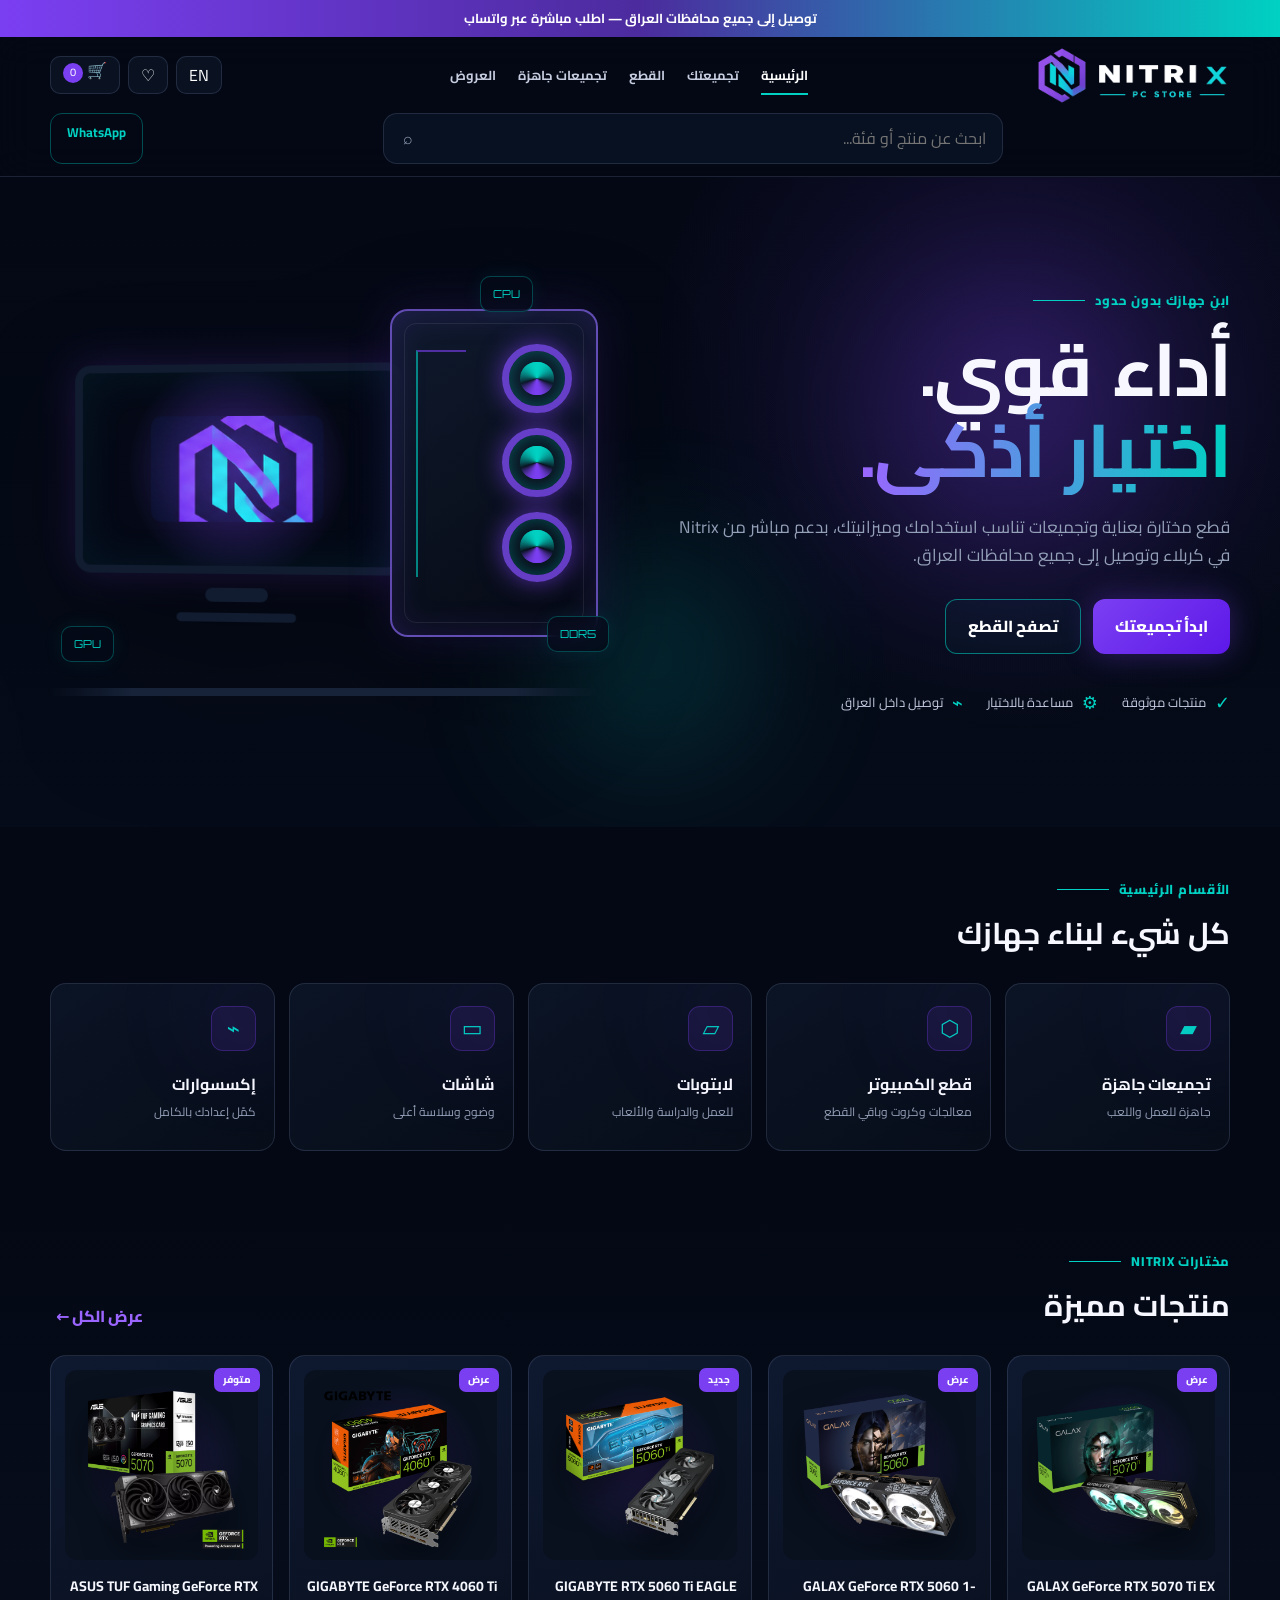
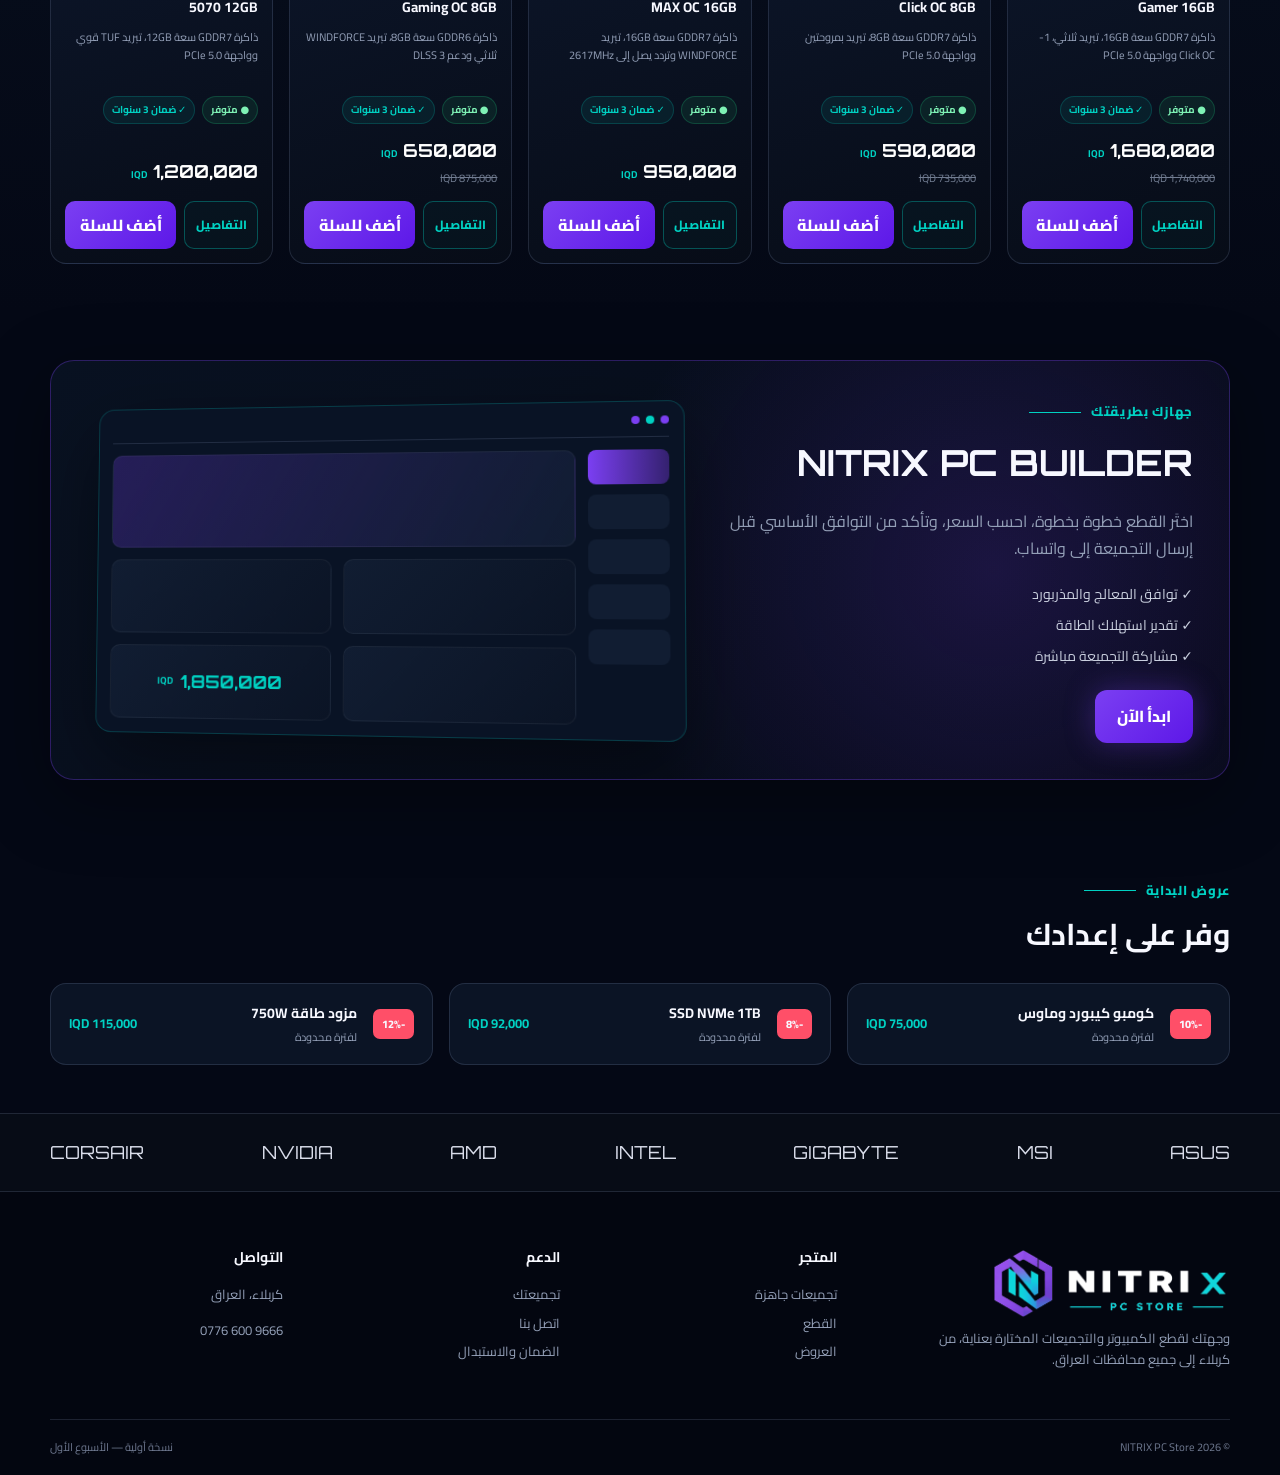
<file: index.html>
<!doctype html>
<html lang="ar" dir="rtl">
<head>
  <meta charset="utf-8" />
  <meta name="viewport" content="width=device-width,initial-scale=1" />
  <meta name="description" content="NITRIX PC Store — تجميعات وقطع كمبيوتر في كربلاء مع توصيل إلى جميع محافظات العراق" />
  <title>NITRIX | PC Store</title>
  <link rel="preconnect" href="https://fonts.googleapis.com">
  <link rel="preconnect" href="https://fonts.gstatic.com" crossorigin>
  <link href="https://fonts.googleapis.com/css2?family=Cairo:wght@400;500;600;700;800&family=Orbitron:wght@500;600;700&display=swap" rel="stylesheet">
  <link rel="stylesheet" href="styles.css" />
</head>
<body>
  <div class="announcement" data-i18n="announcement">توصيل إلى جميع محافظات العراق — اطلب مباشرة عبر واتساب</div>

  <header class="site-header">
    <div class="container header-row">
      <a class="brand" href="#home" aria-label="Nitrix home">
        <img src="assets/nitrix-logo-full.png" alt="NITRIX PC Store" />
      </a>

      <button class="menu-toggle" aria-label="فتح القائمة" aria-expanded="false">☰</button>
      <nav class="main-nav" aria-label="Main navigation">
        <a class="active" href="#home" data-i18n="navHome">الرئيسية</a>
        <a href="pc-builder.html" data-i18n="navBuilder">تجميعتك</a>
        <a href="graphics-cards.html" data-i18n="navComponents">القطع</a>
        <a href="#products" data-i18n="navPrebuilt">تجميعات جاهزة</a>
        <a href="#deals" data-i18n="navDeals">العروض</a>
      </nav>

      <div class="header-actions">
        <button class="lang-btn" id="langBtn" type="button">EN</button>
        <button class="icon-btn" aria-label="المفضلة">♡</button>
        <a class="cart-btn" href="cart.html" aria-label="السلة">🛒 <span id="cartCount">0</span></a>
      </div>
    </div>

    <div class="container search-row">
      <form class="search-box" id="searchForm">
        <input id="searchInput" type="search" data-i18n-placeholder="searchPlaceholder" placeholder="ابحث عن منتج أو فئة..." />
        <button type="submit" aria-label="بحث">⌕</button>
      </form>
      <a class="whatsapp-mini" href="https://wa.me/9647766009666" target="_blank" rel="noreferrer">WhatsApp</a>
    </div>
  </header>

  <main id="home">
    <section class="hero section-pad">
      <div class="hero-glow hero-glow-one"></div>
      <div class="hero-glow hero-glow-two"></div>
      <div class="container hero-grid">
        <div class="hero-copy">
          <span class="eyebrow" data-i18n="heroEyebrow">ابنِ جهازك بدون حدود</span>
          <h1 data-i18n="heroTitle">أداء قوي.<br><span>اختيار أذكى.</span></h1>
          <p data-i18n="heroText">قطع مختارة بعناية وتجميعات تناسب استخدامك وميزانيتك، بدعم مباشر من Nitrix في كربلاء وتوصيل إلى جميع محافظات العراق.</p>
          <div class="hero-actions">
            <a class="btn btn-primary" href="pc-builder.html" data-i18n="buildBtn">ابدأ تجميعتك</a>
            <a class="btn btn-outline" href="#categories" data-i18n="shopBtn">تصفح القطع</a>
          </div>
          <div class="trust-row">
            <div><strong>✓</strong><span data-i18n="trustQuality">منتجات موثوقة</span></div>
            <div><strong>⚙</strong><span data-i18n="trustSupport">مساعدة بالاختيار</span></div>
            <div><strong>⌁</strong><span data-i18n="trustDelivery">توصيل داخل العراق</span></div>
          </div>
        </div>

        <div class="hero-visual" aria-label="Gaming PC illustration">
          <div class="pc-scene">
            <div class="monitor">
              <img src="assets/nitrix-logo-icon.png" alt="Nitrix" />
              <div class="monitor-stand"></div>
            </div>
            <div class="pc-case">
              <div class="fan fan-one"></div>
              <div class="fan fan-two"></div>
              <div class="fan fan-three"></div>
              <span class="case-line"></span>
            </div>
            <div class="desk-line"></div>
          </div>
          <div class="floating-chip chip-one">GPU</div>
          <div class="floating-chip chip-two">CPU</div>
          <div class="floating-chip chip-three">DDR5</div>
        </div>
      </div>
    </section>

    <section id="categories" class="section-pad compact">
      <div class="container">
        <div class="section-head">
          <div>
            <span class="eyebrow" data-i18n="categoriesEyebrow">الأقسام الرئيسية</span>
            <h2 data-i18n="categoriesTitle">كل شيء لبناء جهازك</h2>
          </div>
        </div>
        <div class="category-grid">
          <a href="#products" class="category-card"><span class="cat-icon">▰</span><h3 data-i18n="catPrebuilt">تجميعات جاهزة</h3><p data-i18n="catPrebuiltText">جاهزة للعمل واللعب</p></a>
          <a href="graphics-cards.html" class="category-card"><span class="cat-icon">⬡</span><h3 data-i18n="catComponents">قطع الكمبيوتر</h3><p data-i18n="catComponentsText">معالجات وكروت وباقي القطع</p></a>
          <a href="#products" class="category-card"><span class="cat-icon">▱</span><h3 data-i18n="catLaptops">لابتوبات</h3><p data-i18n="catLaptopsText">للعمل والدراسة والألعاب</p></a>
          <a href="#products" class="category-card"><span class="cat-icon">▭</span><h3 data-i18n="catMonitors">شاشات</h3><p data-i18n="catMonitorsText">وضوح وسلاسة أعلى</p></a>
          <a href="#products" class="category-card"><span class="cat-icon">⌁</span><h3 data-i18n="catAccessories">إكسسوارات</h3><p data-i18n="catAccessoriesText">كمّل إعدادك بالكامل</p></a>
        </div>
      </div>
    </section>

    <section id="products" class="section-pad compact products-section">
      <div class="container">
        <div class="section-head">
          <div><span class="eyebrow" data-i18n="featuredEyebrow">مختارات Nitrix</span><h2 data-i18n="featuredTitle">منتجات مميزة</h2></div>
          <button class="text-link" id="showAllBtn" data-i18n="viewAll">عرض الكل ←</button>
        </div>
        <div class="product-grid" id="productGrid"></div>
      </div>
    </section>

    <section id="builder" class="section-pad compact">
      <div class="container builder-card">
        <div class="builder-copy">
          <span class="eyebrow" data-i18n="builderEyebrow">جهازك بطريقتك</span>
          <h2 data-i18n="builderTitle">NITRIX PC BUILDER</h2>
          <p data-i18n="builderText">اختَر القطع خطوة بخطوة، احسب السعر، وتأكد من التوافق الأساسي قبل إرسال التجميعة إلى واتساب.</p>
          <div class="builder-points">
            <span data-i18n="builderPoint1">✓ توافق المعالج والمذربورد</span>
            <span data-i18n="builderPoint2">✓ تقدير استهلاك الطاقة</span>
            <span data-i18n="builderPoint3">✓ مشاركة التجميعة مباشرة</span>
          </div>
          <a class="btn btn-primary" href="pc-builder.html" data-i18n="startBuilding">ابدأ الآن</a>
        </div>
        <div class="builder-ui" aria-hidden="true">
          <div class="builder-top"><i></i><i></i><i></i></div>
          <div class="builder-layout">
            <div class="builder-sidebar"><span></span><span></span><span></span><span></span><span></span></div>
            <div class="builder-main">
              <div class="ui-card wide"></div>
              <div class="ui-row"><div class="ui-card"></div><div class="ui-card"></div></div>
              <div class="ui-row"><div class="ui-card"></div><div class="ui-card price"><b>1,850,000</b><small>IQD</small></div></div>
            </div>
          </div>
        </div>
      </div>
    </section>

    <section id="deals" class="section-pad compact">
      <div class="container">
        <div class="section-head">
          <div><span class="eyebrow" data-i18n="dealsEyebrow">عروض البداية</span><h2 data-i18n="dealsTitle">وفر على إعدادك</h2></div>
        </div>
        <div class="deals-grid">
          <article class="deal-card"><span>-10%</span><div><h3 data-i18n="deal1">كومبو كيبورد وماوس</h3><p data-i18n="dealLimited">لفترة محدودة</p></div><strong>75,000 IQD</strong></article>
          <article class="deal-card"><span>-8%</span><div><h3 data-i18n="deal2">SSD NVMe 1TB</h3><p data-i18n="dealLimited">لفترة محدودة</p></div><strong>92,000 IQD</strong></article>
          <article class="deal-card"><span>-12%</span><div><h3 data-i18n="deal3">مزود طاقة 750W</h3><p data-i18n="dealLimited">لفترة محدودة</p></div><strong>115,000 IQD</strong></article>
        </div>
      </div>
    </section>

    <section class="brands-strip">
      <div class="container brands-row" aria-label="Brands">
        <span>ASUS</span><span>MSI</span><span>GIGABYTE</span><span>INTEL</span><span>AMD</span><span>NVIDIA</span><span>CORSAIR</span>
      </div>
    </section>
  </main>

  <footer class="site-footer">
    <div class="container footer-grid">
      <div class="footer-brand">
        <img src="assets/nitrix-logo-full.png" alt="NITRIX" />
        <p data-i18n="footerText">وجهتك لقطع الكمبيوتر والتجميعات المختارة بعناية، من كربلاء إلى جميع محافظات العراق.</p>
      </div>
      <div><h3 data-i18n="footerShop">المتجر</h3><a href="#products" data-i18n="navPrebuilt">تجميعات جاهزة</a><a href="graphics-cards.html" data-i18n="navComponents">القطع</a><a href="#deals" data-i18n="navDeals">العروض</a></div>
      <div><h3 data-i18n="footerSupport">الدعم</h3><a href="pc-builder.html" data-i18n="navBuilder">تجميعتك</a><a href="https://wa.me/9647766009666" target="_blank" data-i18n="contactUs">اتصل بنا</a><a href="#" data-i18n="warranty">الضمان والاستبدال</a></div>
      <div><h3 data-i18n="footerContact">التواصل</h3><p>كربلاء، العراق</p><a href="tel:+9647766009666" style="direction:ltr; unicode-bidi:isolate; display:inline-block;"><bdi dir="ltr">0776&nbsp;600&nbsp;9666</bdi></a>
      </div>
    </div>
    <div class="container footer-bottom"><span>© 2026 NITRIX PC Store</span><span data-i18n="prototypeNote">نسخة أولية — الأسبوع الأول</span></div>
  </footer>

  <div class="toast" id="toast" role="status" aria-live="polite"></div>
  <script src="products.js"></script>
  <script src="script.js"></script>
</body>
</html>
</file>
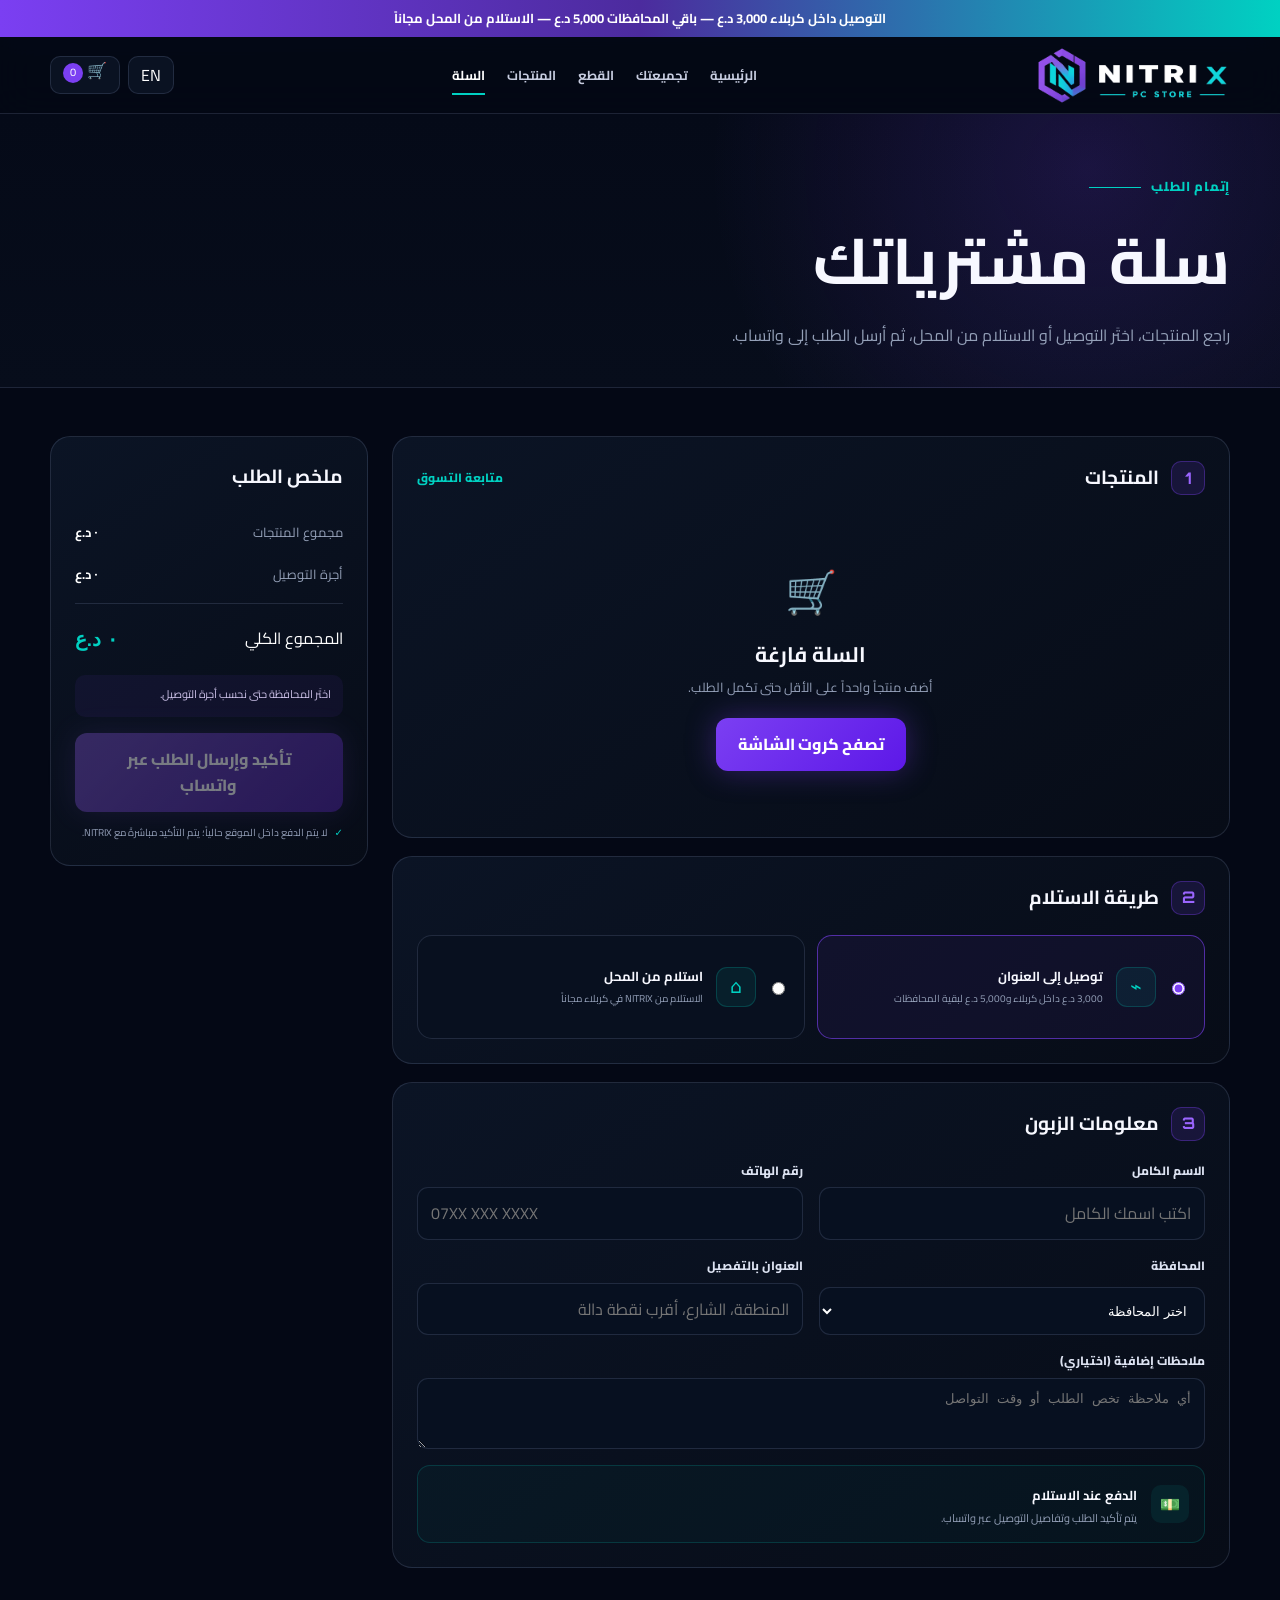
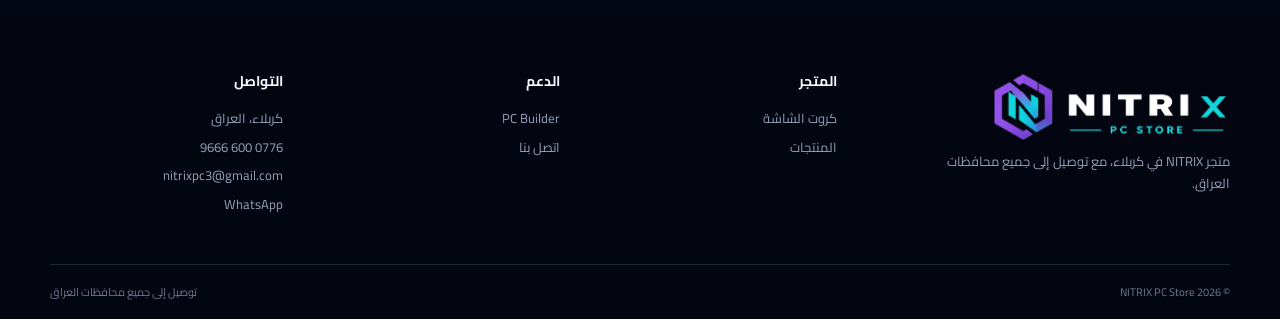
<file: cart.html>
<!doctype html>
<html lang="ar" dir="rtl">
<head>
  <meta charset="utf-8" />
  <meta name="viewport" content="width=device-width,initial-scale=1" />
  <meta name="description" content="سلة مشتريات NITRIX وإتمام الطلب عبر واتساب مع توصيل إلى جميع محافظات العراق" />
  <title>NITRIX | Cart & Checkout</title>
  <link rel="preconnect" href="https://fonts.googleapis.com">
  <link rel="preconnect" href="https://fonts.gstatic.com" crossorigin>
  <link href="https://fonts.googleapis.com/css2?family=Cairo:wght@400;500;600;700;800&family=Orbitron:wght@500;600;700&display=swap" rel="stylesheet">
  <link rel="stylesheet" href="styles.css" />
</head>
<body>
  <div class="announcement" data-i18n="announcement">التوصيل داخل كربلاء 3,000 د.ع — باقي المحافظات 5,000 د.ع — الاستلام من المحل مجاناً</div>
  <header class="site-header">
    <div class="container header-row">
      <a class="brand" href="index.html" aria-label="Nitrix home"><img src="assets/nitrix-logo-full.png" alt="NITRIX PC Store" /></a>
      <button class="menu-toggle" aria-label="فتح القائمة" aria-expanded="false">☰</button>
      <nav class="main-nav" aria-label="Main navigation">
        <a href="index.html" data-i18n="navHome">الرئيسية</a>
        <a href="pc-builder.html" data-i18n="navBuilder">تجميعتك</a>
        <a href="graphics-cards.html" data-i18n="navComponents">القطع</a>
        <a href="index.html#products" data-i18n="navProducts">المنتجات</a>
        <a class="active" href="cart.html" data-i18n="navCart">السلة</a>
      </nav>
      <div class="header-actions">
        <button class="lang-btn" id="langBtn" type="button">EN</button>
        <a class="cart-btn" href="cart.html" aria-label="السلة">🛒 <span id="cartCount">0</span></a>
      </div>
    </div>
  </header>

  <main>
    <section class="checkout-hero">
      <div class="container">
        <span class="eyebrow" data-i18n="eyebrow">إتمام الطلب</span>
        <h1 data-i18n="title">سلة مشترياتك</h1>
        <p data-i18n="intro">راجع المنتجات، اختَر التوصيل أو الاستلام من المحل، ثم أرسل الطلب إلى واتساب.</p>
      </div>
    </section>

    <section class="section-pad compact">
      <div class="container checkout-layout">
        <div class="checkout-main">
          <section class="checkout-card">
            <div class="checkout-card-head">
              <div><span class="step-number">1</span><h2 data-i18n="cartTitle">المنتجات</h2></div>
              <a href="graphics-cards.html" class="continue-link" data-i18n="continueShopping">متابعة التسوق</a>
            </div>
            <div id="cartItems" class="cart-items"></div>
          </section>

          <section class="checkout-card">
            <div class="checkout-card-head"><div><span class="step-number">2</span><h2 data-i18n="deliveryTitle">طريقة الاستلام</h2></div></div>
            <div class="delivery-options">
              <label class="delivery-option active" id="deliveryOption">
                <input type="radio" name="fulfillment" value="delivery" checked>
                <span class="delivery-icon">⌁</span>
                <span><strong data-i18n="deliveryMethod">توصيل إلى العنوان</strong><small data-i18n="deliveryMethodText">3,000 د.ع داخل كربلاء و5,000 د.ع لبقية المحافظات</small></span>
              </label>
              <label class="delivery-option" id="pickupOption">
                <input type="radio" name="fulfillment" value="pickup">
                <span class="delivery-icon">⌂</span>
                <span><strong data-i18n="pickupMethod">استلام من المحل</strong><small data-i18n="pickupMethodText">الاستلام من NITRIX في كربلاء مجاناً</small></span>
              </label>
            </div>
          </section>

          <section class="checkout-card">
            <div class="checkout-card-head"><div><span class="step-number">3</span><h2 data-i18n="customerTitle">معلومات الزبون</h2></div></div>
            <form id="checkoutForm" class="checkout-form" novalidate>
              <label><span data-i18n="nameLabel">الاسم الكامل</span><input id="customerName" type="text" autocomplete="name" required data-i18n-placeholder="namePlaceholder" placeholder="اكتب اسمك الكامل"></label>
              <label><span data-i18n="phoneLabel">رقم الهاتف</span><input id="customerPhone" type="tel" inputmode="tel" autocomplete="tel" required data-i18n-placeholder="phonePlaceholder" placeholder="07XX XXX XXXX"></label>
              <label id="provinceField"><span data-i18n="provinceLabel">المحافظة</span><select id="provinceSelect" required></select></label>
              <label id="addressField"><span data-i18n="addressLabel">العنوان بالتفصيل</span><input id="customerAddress" type="text" autocomplete="street-address" required data-i18n-placeholder="addressPlaceholder" placeholder="المنطقة، الشارع، أقرب نقطة دالة"></label>
              <label class="full-width"><span data-i18n="notesLabel">ملاحظات إضافية (اختياري)</span><textarea id="customerNotes" rows="3" data-i18n-placeholder="notesPlaceholder" placeholder="أي ملاحظة تخص الطلب أو وقت التواصل"></textarea></label>
              <div class="payment-note full-width"><span>💵</span><div><strong data-i18n="paymentTitle">الدفع عند الاستلام</strong><p data-i18n="paymentText">يتم تأكيد الطلب وتفاصيل التوصيل عبر واتساب.</p></div></div>
            </form>
          </section>
        </div>

        <aside class="order-summary checkout-card">
          <h2 data-i18n="summaryTitle">ملخص الطلب</h2>
          <div class="summary-row"><span data-i18n="subtotal">مجموع المنتجات</span><strong id="subtotalValue">0 د.ع</strong></div>
          <div class="summary-row"><span data-i18n="shipping">أجرة التوصيل</span><strong id="shippingValue">0 د.ع</strong></div>
          <div class="summary-divider"></div>
          <div class="summary-row summary-total"><span data-i18n="total">المجموع الكلي</span><strong id="totalValue">0 د.ع</strong></div>
          <p class="summary-hint" id="shippingHint"></p>
          <button class="btn btn-primary checkout-submit" id="submitOrder" type="button" data-i18n="submitOrder">تأكيد وإرسال الطلب عبر واتساب</button>
          <div class="secure-note"><span>✓</span><span data-i18n="secureNote">لا يتم الدفع داخل الموقع حالياً؛ يتم التأكيد مباشرةً مع NITRIX.</span></div>
        </aside>
      </div>
    </section>
  </main>

  <footer class="site-footer">
    <div class="container footer-grid">
      <div class="footer-brand"><img src="assets/nitrix-logo-full.png" alt="NITRIX"><p data-i18n="footerText">متجر NITRIX في كربلاء، مع توصيل إلى جميع محافظات العراق.</p></div>
      <div><h3 data-i18n="footerShop">المتجر</h3><a href="graphics-cards.html" data-i18n="graphics">كروت الشاشة</a><a href="index.html#products" data-i18n="products">المنتجات</a></div>
      <div><h3 data-i18n="footerSupport">الدعم</h3><a href="pc-builder.html">PC Builder</a><a href="https://wa.me/9647766009666" target="_blank" data-i18n="contact">اتصل بنا</a></div>
      <div><h3 data-i18n="footerContact">التواصل</h3><p data-i18n="location">كربلاء، العراق</p><a href="tel:+9647766009666">0776 600 9666</a><a href="mailto:nitrixpc3@gmail.com">nitrixpc3@gmail.com</a><a href="https://wa.me/9647766009666" target="_blank">WhatsApp</a></div>
    </div>
    <div class="container footer-bottom"><span>© 2026 NITRIX PC Store</span><span data-i18n="deliveryFooter">توصيل إلى جميع محافظات العراق</span></div>
  </footer>

  <div class="toast" id="toast" role="status" aria-live="polite"></div>
  <script src="products.js"></script>
  <script src="cart.js"></script>
</body>
</html>
</file>
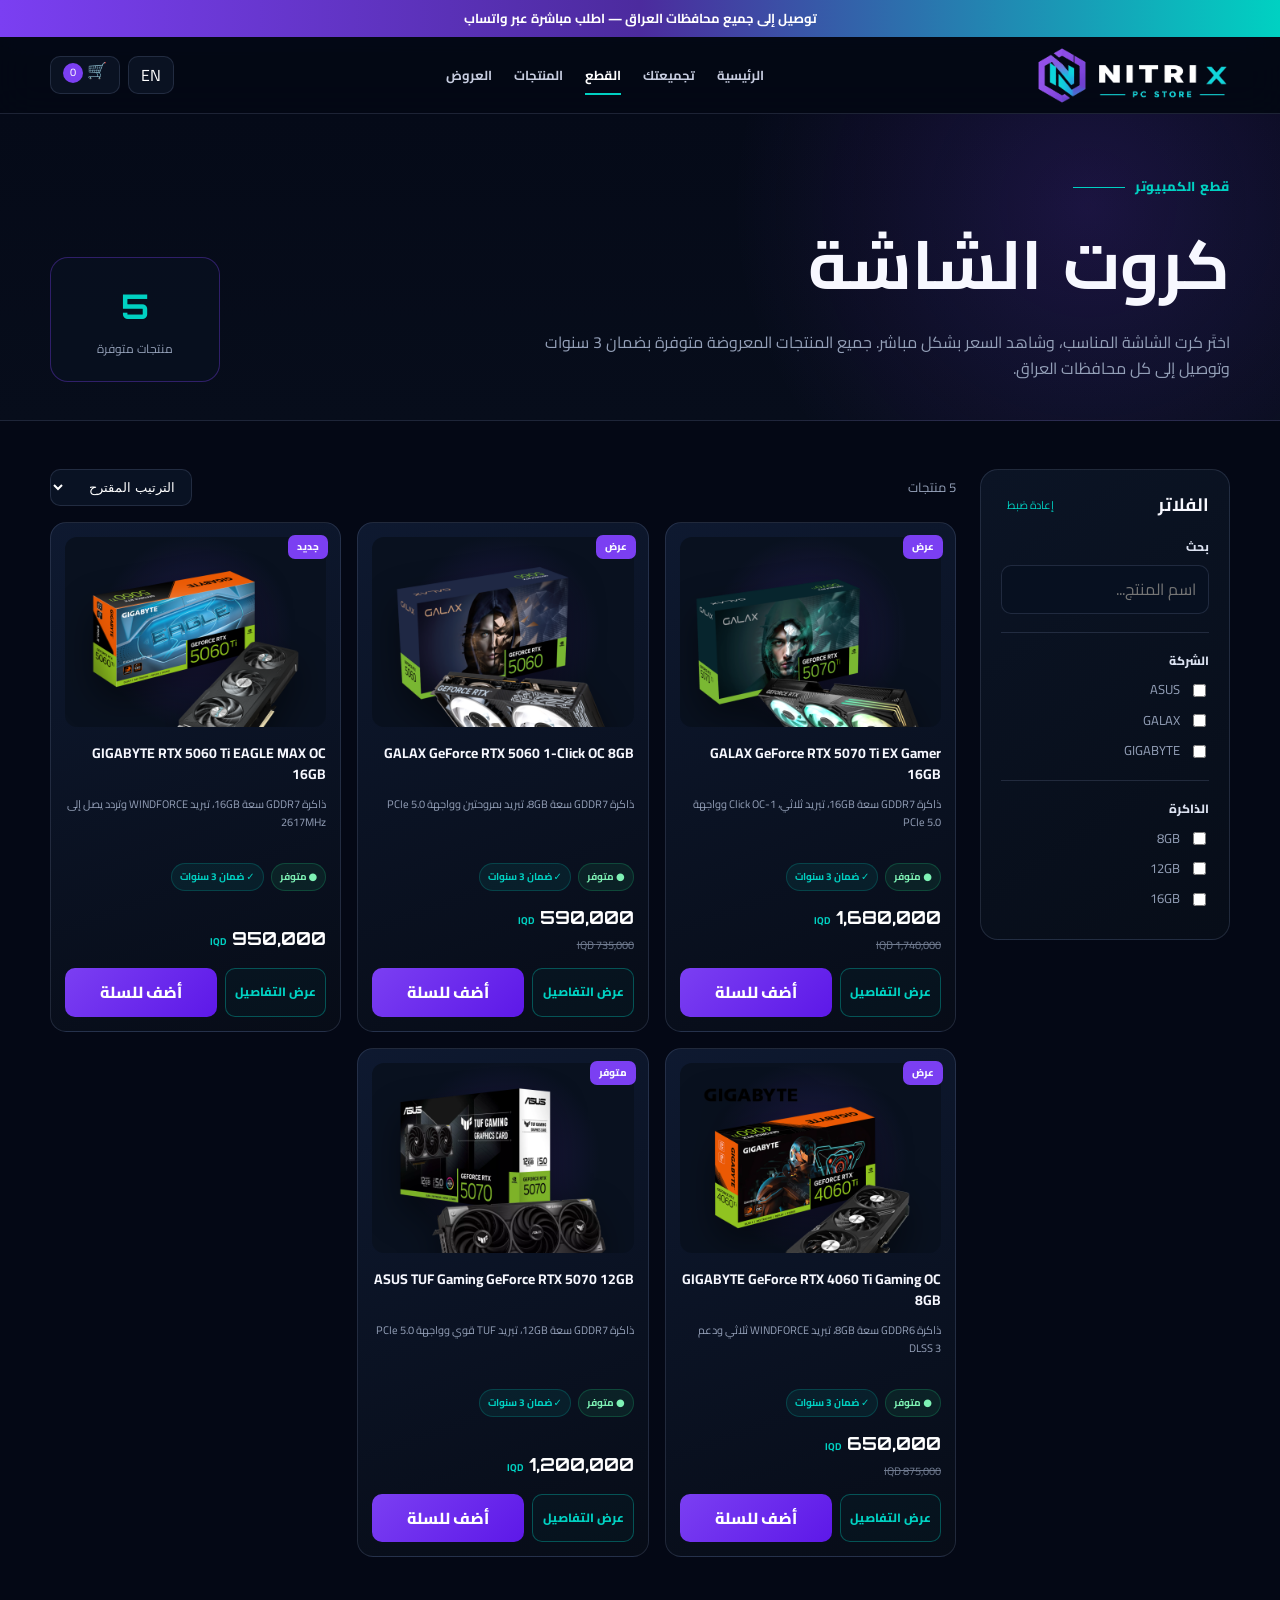
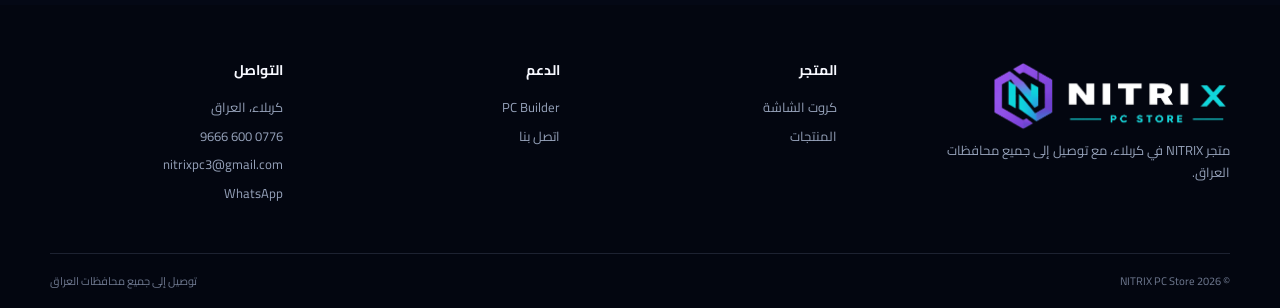
<file: graphics-cards.html>
<!doctype html>
<html lang="ar" dir="rtl">
<head>
  <meta charset="utf-8" />
  <meta name="viewport" content="width=device-width,initial-scale=1" />
  <meta name="description" content="كروت شاشة متوفرة لدى NITRIX في كربلاء مع توصيل إلى جميع محافظات العراق" />
  <title>NITRIX | Graphics Cards</title>
  <link rel="preconnect" href="https://fonts.googleapis.com">
  <link rel="preconnect" href="https://fonts.gstatic.com" crossorigin>
  <link href="https://fonts.googleapis.com/css2?family=Cairo:wght@400;500;600;700;800&family=Orbitron:wght@500;600;700&display=swap" rel="stylesheet">
  <link rel="stylesheet" href="styles.css" />
</head>
<body>
  <div class="announcement" data-i18n="announcement">توصيل إلى جميع محافظات العراق — اطلب مباشرة عبر واتساب</div>
  <header class="site-header">
    <div class="container header-row">
      <a class="brand" href="index.html" aria-label="Nitrix home"><img src="assets/nitrix-logo-full.png" alt="NITRIX PC Store" /></a>
      <button class="menu-toggle" aria-label="فتح القائمة" aria-expanded="false">☰</button>
      <nav class="main-nav" aria-label="Main navigation">
        <a href="index.html" data-i18n="navHome">الرئيسية</a>
        <a href="pc-builder.html" data-i18n="navBuilder">تجميعتك</a>
        <a class="active" href="graphics-cards.html" data-i18n="navComponents">القطع</a>
        <a href="index.html#products" data-i18n="navProducts">المنتجات</a>
        <a href="index.html#deals" data-i18n="navDeals">العروض</a>
      </nav>
      <div class="header-actions">
        <button class="lang-btn" id="langBtn" type="button">EN</button>
        <a class="cart-btn" href="cart.html" aria-label="السلة">🛒 <span id="cartCount">0</span></a>
      </div>
    </div>
  </header>

  <main>
    <section class="catalog-hero">
      <div class="container catalog-hero-inner">
        <div>
          <span class="eyebrow" data-i18n="eyebrow">قطع الكمبيوتر</span>
          <h1 data-i18n="title">كروت الشاشة</h1>
          <p data-i18n="intro">اختَر كرت الشاشة المناسب، وشاهد السعر بشكل مباشر. جميع المنتجات المعروضة متوفرة بضمان 3 سنوات وتوصيل إلى كل محافظات العراق.</p>
        </div>
        <div class="catalog-stat"><strong id="productTotal">5</strong><span data-i18n="available">منتجات متوفرة</span></div>
      </div>
    </section>

    <section class="section-pad compact">
      <div class="container catalog-layout">
        <aside class="filters-panel">
          <div class="filter-heading"><h2 data-i18n="filters">الفلاتر</h2><button id="resetFilters" type="button" data-i18n="reset">إعادة ضبط</button></div>
          <label class="filter-label" for="catalogSearch" data-i18n="searchLabel">بحث</label>
          <input class="filter-input" id="catalogSearch" type="search" placeholder="اسم المنتج..." data-i18n-placeholder="searchPlaceholder">

          <div class="filter-group">
            <span class="filter-label" data-i18n="brand">الشركة</span>
            <label><input type="checkbox" name="brand" value="ASUS"> ASUS</label>
            <label><input type="checkbox" name="brand" value="GALAX"> GALAX</label>
            <label><input type="checkbox" name="brand" value="GIGABYTE"> GIGABYTE</label>
          </div>

          <div class="filter-group">
            <span class="filter-label" data-i18n="memory">الذاكرة</span>
            <label><input type="checkbox" name="memory" value="8"> 8GB</label>
            <label><input type="checkbox" name="memory" value="12"> 12GB</label>
            <label><input type="checkbox" name="memory" value="16"> 16GB</label>
          </div>
        </aside>

        <div class="catalog-content">
          <div class="catalog-toolbar">
            <p><span id="resultCount">5</span> <span data-i18n="results">منتجات</span></p>
            <select id="sortSelect" aria-label="ترتيب المنتجات">
              <option value="featured" data-i18n="sortFeatured">الترتيب المقترح</option>
              <option value="low" data-i18n="sortLow">السعر: من الأقل</option>
              <option value="high" data-i18n="sortHigh">السعر: من الأعلى</option>
            </select>
          </div>
          <div class="product-grid catalog-grid" id="catalogGrid"></div>
        </div>
      </div>
    </section>
  </main>

  <footer class="site-footer">
    <div class="container footer-grid">
      <div class="footer-brand"><img src="assets/nitrix-logo-full.png" alt="NITRIX" /><p data-i18n="footerText">متجر NITRIX في كربلاء، مع توصيل إلى جميع محافظات العراق.</p></div>
      <div><h3 data-i18n="footerShop">المتجر</h3><a href="graphics-cards.html" data-i18n="graphics">كروت الشاشة</a><a href="index.html#products" data-i18n="products">المنتجات</a></div>
      <div><h3 data-i18n="footerSupport">الدعم</h3><a href="pc-builder.html" data-i18n="builder">PC Builder</a><a href="https://wa.me/9647766009666" target="_blank" data-i18n="contact">اتصل بنا</a></div>
      <div><h3 data-i18n="footerContact">التواصل</h3><p data-i18n="location">كربلاء، العراق</p><a href="tel:+9647766009666">0776 600 9666</a><a href="mailto:nitrixpc3@gmail.com">nitrixpc3@gmail.com</a><a href="https://wa.me/9647766009666" target="_blank">WhatsApp</a></div>
    </div>
    <div class="container footer-bottom"><span>© 2026 NITRIX PC Store</span><span data-i18n="delivery">توصيل إلى جميع محافظات العراق</span></div>
  </footer>
  <div class="toast" id="toast" role="status" aria-live="polite"></div>
  <script src="products.js"></script>
  <script src="catalog.js"></script>
</body>
</html>
</file>
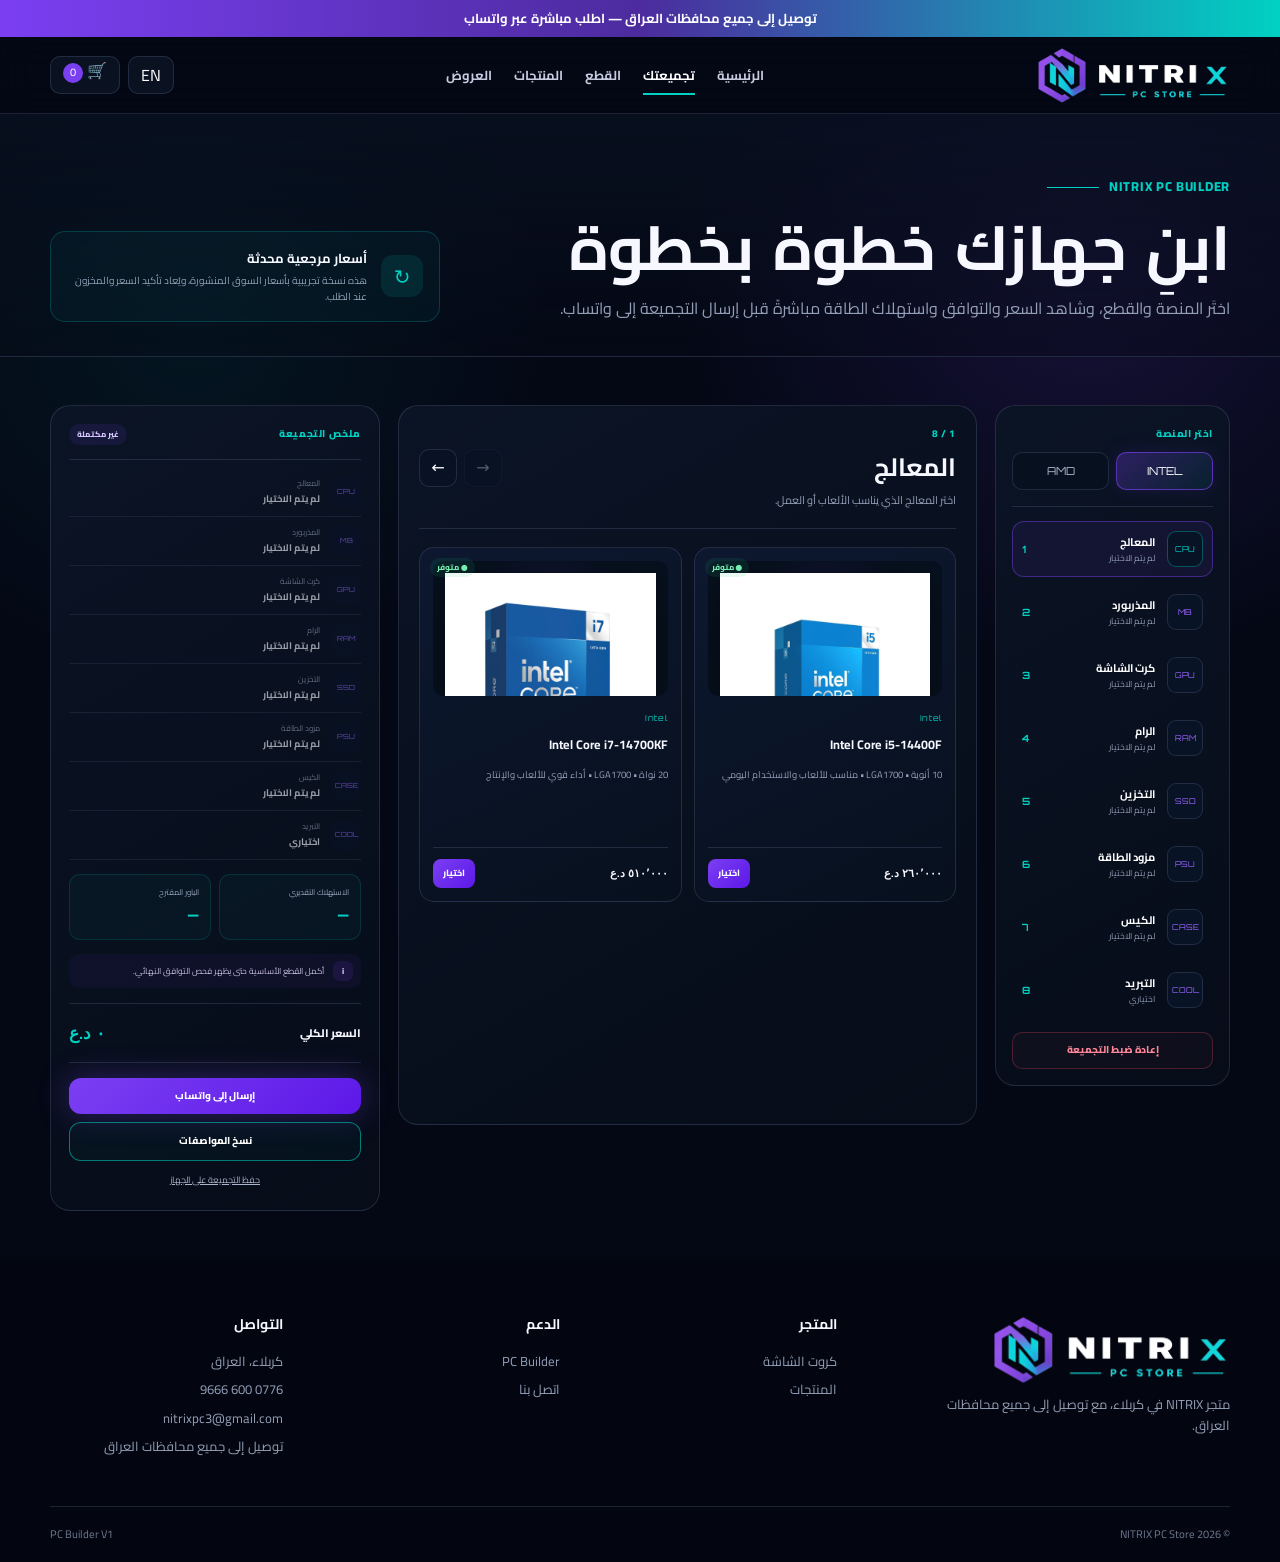
<file: pc-builder.html>
<!doctype html>
<html lang="ar" dir="rtl">
<head>
  <meta charset="utf-8" />
  <meta name="viewport" content="width=device-width,initial-scale=1" />
  <meta name="description" content="NITRIX PC Builder — اختر قطع جهازك واحصل على فحص توافق وسعر إجمالي" />
  <title>NITRIX | PC Builder</title>
  <link rel="preconnect" href="https://fonts.googleapis.com">
  <link rel="preconnect" href="https://fonts.gstatic.com" crossorigin>
  <link href="https://fonts.googleapis.com/css2?family=Cairo:wght@400;500;600;700;800&family=Orbitron:wght@500;600;700&display=swap" rel="stylesheet">
  <link rel="stylesheet" href="styles.css" />
</head>
<body>
  <div class="announcement" data-i18n="announcement">توصيل إلى جميع محافظات العراق — اطلب مباشرة عبر واتساب</div>
  <header class="site-header">
    <div class="container header-row">
      <a class="brand" href="index.html" aria-label="Nitrix home"><img src="assets/nitrix-logo-full.png" alt="NITRIX PC Store"></a>
      <button class="menu-toggle" aria-label="فتح القائمة" aria-expanded="false">☰</button>
      <nav class="main-nav">
        <a href="index.html" data-i18n="navHome">الرئيسية</a>
        <a class="active" href="pc-builder.html" data-i18n="navBuilder">تجميعتك</a>
        <a href="graphics-cards.html" data-i18n="navComponents">القطع</a>
        <a href="index.html#products" data-i18n="navProducts">المنتجات</a>
        <a href="index.html#deals" data-i18n="navDeals">العروض</a>
      </nav>
      <div class="header-actions">
        <button class="lang-btn" id="langBtn" type="button">EN</button>
        <a class="cart-btn" href="cart.html" aria-label="السلة">🛒 <span id="cartCount">0</span></a>
      </div>
    </div>
  </header>

  <main class="pcbuilder-page">
    <section class="pcbuilder-hero">
      <div class="container pcbuilder-hero-grid">
        <div>
          <span class="eyebrow" data-i18n="eyebrow">NITRIX PC BUILDER</span>
          <h1 data-i18n="title">ابنِ جهازك خطوة بخطوة</h1>
          <p data-i18n="intro">اختَر المنصة والقطع، وشاهد السعر والتوافق واستهلاك الطاقة مباشرةً قبل إرسال التجميعة إلى واتساب.</p>
        </div>
        <div class="pcbuilder-source-note">
          <span>↻</span>
          <div><strong data-i18n="priceNoteTitle">أسعار مرجعية محدثة</strong><small data-i18n="priceNote">هذه نسخة تجريبية بأسعار السوق المنشورة، ويُعاد تأكيد السعر والمخزون عند الطلب.</small></div>
        </div>
      </div>
    </section>

    <section class="section-pad compact">
      <div class="container pcbuilder-shell">
        <aside class="pcbuilder-sidebar">
          <div class="platform-panel">
            <span class="panel-label" data-i18n="choosePlatform">اختر المنصة</span>
            <div class="platform-toggle">
              <button class="platform-btn active" data-platform="intel">INTEL</button>
              <button class="platform-btn" data-platform="amd">AMD</button>
            </div>
          </div>
          <div class="step-list" id="stepList"></div>
          <button class="builder-reset" id="resetBuild" type="button" data-i18n="reset">إعادة ضبط التجميعة</button>
        </aside>

        <div class="pcbuilder-main">
          <div class="pcbuilder-main-head">
            <div><span class="panel-label" id="currentStepKicker">1 / 8</span><h2 id="currentStepTitle">المعالج</h2><p id="currentStepHelp">اختر المعالج الذي يناسب استخدامك.</p></div>
            <div class="step-nav"><button id="prevStep" type="button">→</button><button id="nextStep" type="button">←</button></div>
          </div>
          <div class="builder-products-grid" id="builderProducts"></div>
        </div>

        <aside class="build-summary">
          <div class="summary-head"><span class="panel-label" data-i18n="summary">ملخص التجميعة</span><span class="compatibility-badge pending" id="compatibilityBadge">غير مكتملة</span></div>
          <div class="selected-parts" id="selectedParts"></div>
          <div class="power-box">
            <div><span data-i18n="estimatedPower">الاستهلاك التقديري</span><strong id="estimatedPower">—</strong></div>
            <div><span data-i18n="recommendedPsu">الباور المقترح</span><strong id="recommendedPsu">—</strong></div>
          </div>
          <div class="compatibility-list" id="compatibilityList"></div>
          <div class="build-total"><span data-i18n="total">السعر الكلي</span><strong id="buildTotal">0 د.ع</strong></div>
          <div class="summary-actions">
            <button class="btn btn-primary" id="sendBuild" type="button" data-i18n="sendWhatsapp">إرسال إلى واتساب</button>
            <button class="btn btn-outline" id="copyBuild" type="button" data-i18n="copyBuild">نسخ المواصفات</button>
            <button class="save-build" id="saveBuild" type="button" data-i18n="saveBuild">حفظ التجميعة على الجهاز</button>
          </div>
        </aside>
      </div>
    </section>
  </main>

  <footer class="site-footer">
    <div class="container footer-grid">
      <div class="footer-brand"><img src="assets/nitrix-logo-full.png" alt="NITRIX"><p data-i18n="footerText">متجر NITRIX في كربلاء، مع توصيل إلى جميع محافظات العراق.</p></div>
      <div><h3 data-i18n="footerShop">المتجر</h3><a href="graphics-cards.html" data-i18n="graphics">كروت الشاشة</a><a href="index.html#products" data-i18n="navProducts">المنتجات</a></div>
      <div><h3 data-i18n="footerSupport">الدعم</h3><a href="pc-builder.html">PC Builder</a><a href="https://wa.me/9647766009666" target="_blank" data-i18n="contact">اتصل بنا</a></div>
      <div><h3 data-i18n="footerContact">التواصل</h3><p data-i18n="location">كربلاء، العراق</p><a href="tel:+9647766009666">0776 600 9666</a><a href="mailto:nitrixpc3@gmail.com">nitrixpc3@gmail.com</a><p data-i18n="delivery">توصيل إلى جميع محافظات العراق</p></div>
    </div>
    <div class="container footer-bottom"><span>© 2026 NITRIX PC Store</span><span data-i18n="prototype">PC Builder V1</span></div>
  </footer>
  <div class="toast" id="toast" role="status" aria-live="polite"></div>
  <script src="builder-products.js"></script>
  <script src="pc-builder.js"></script>
</body>
</html>
</file>
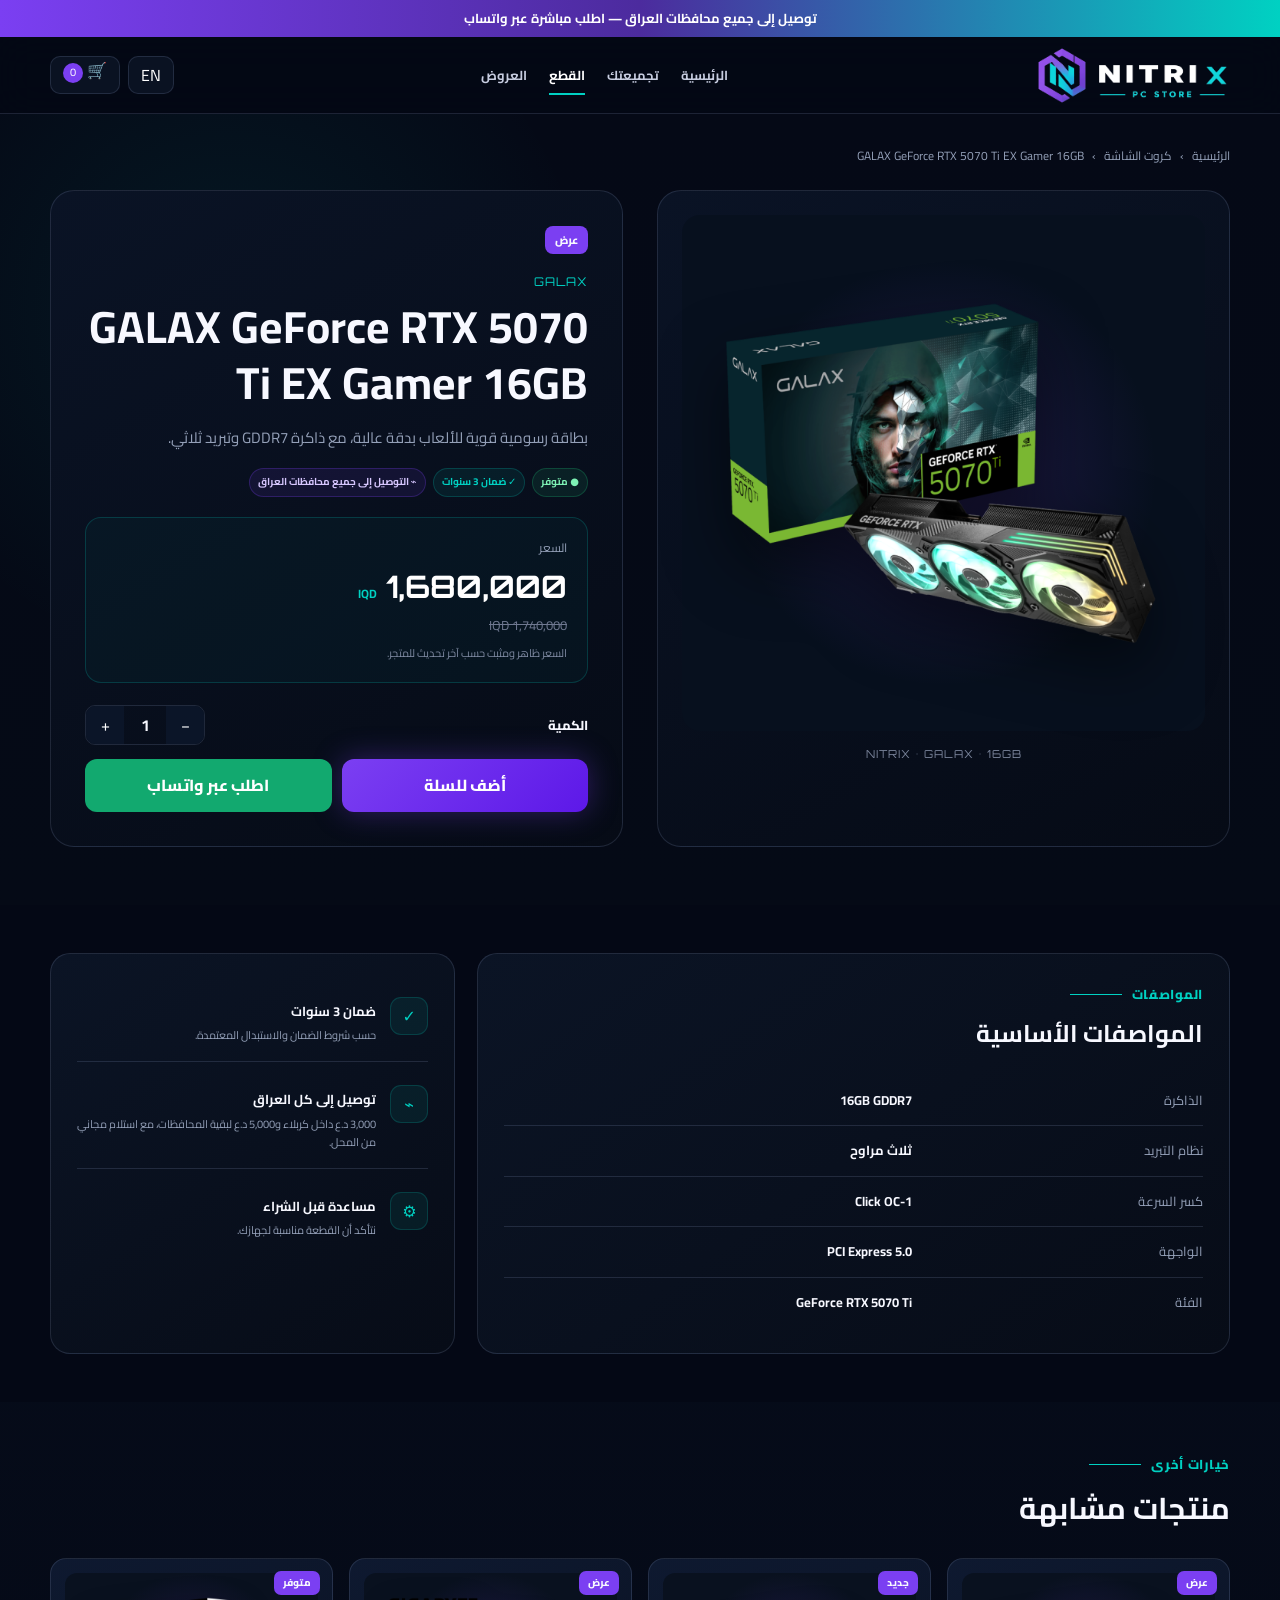
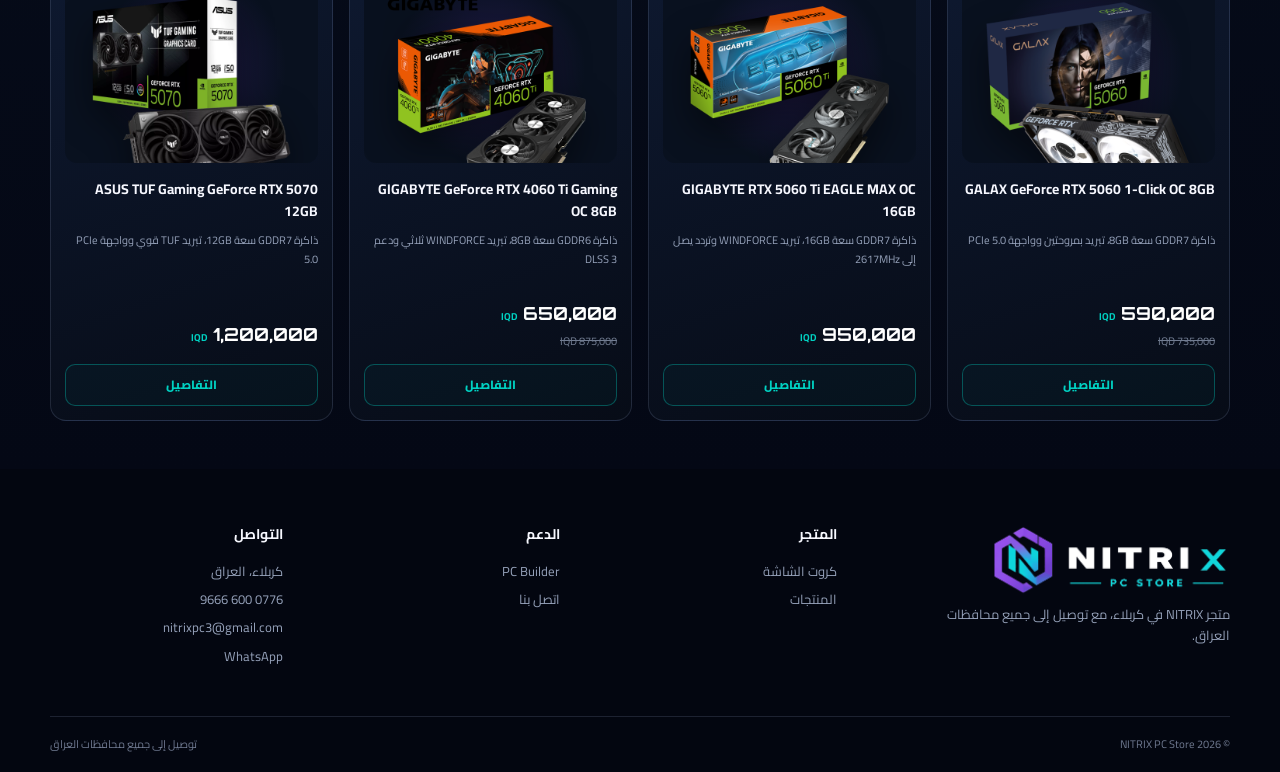
<file: product.html>
<!doctype html>
<html lang="ar" dir="rtl">
<head>
  <meta charset="utf-8" />
  <meta name="viewport" content="width=device-width,initial-scale=1" />
  <meta name="description" content="تفاصيل منتج من NITRIX PC Store في كربلاء" />
  <title>NITRIX | Product</title>
  <link rel="preconnect" href="https://fonts.googleapis.com">
  <link rel="preconnect" href="https://fonts.gstatic.com" crossorigin>
  <link href="https://fonts.googleapis.com/css2?family=Cairo:wght@400;500;600;700;800&family=Orbitron:wght@500;600;700&display=swap" rel="stylesheet">
  <link rel="stylesheet" href="styles.css" />
</head>
<body>
  <div class="announcement" data-i18n="announcement">توصيل إلى جميع محافظات العراق — اطلب مباشرة عبر واتساب</div>
  <header class="site-header">
    <div class="container header-row">
      <a class="brand" href="index.html"><img src="assets/nitrix-logo-full.png" alt="NITRIX PC Store"></a>
      <button class="menu-toggle" aria-label="فتح القائمة" aria-expanded="false">☰</button>
      <nav class="main-nav">
        <a href="index.html" data-i18n="navHome">الرئيسية</a>
        <a href="pc-builder.html" data-i18n="navBuilder">تجميعتك</a>
        <a class="active" href="graphics-cards.html" data-i18n="navComponents">القطع</a>
        <a href="index.html#deals" data-i18n="navDeals">العروض</a>
      </nav>
      <div class="header-actions">
        <button class="lang-btn" id="langBtn" type="button">EN</button>
        <a class="cart-btn" href="cart.html" aria-label="السلة">🛒 <span id="cartCount">0</span></a>
      </div>
    </div>
  </header>

  <main>
    <section class="product-page-section">
      <div class="container">
        <nav class="breadcrumbs" aria-label="Breadcrumb"><a href="index.html" data-i18n="home">الرئيسية</a><span>›</span><a href="graphics-cards.html" data-i18n="graphics">كروت الشاشة</a><span>›</span><span id="crumbProduct">NITRIX</span></nav>
        <div class="product-detail" id="productDetail"></div>
      </div>
    </section>

    <section class="section-pad compact specs-section">
      <div class="container detail-lower-grid">
        <div class="specs-card">
          <span class="eyebrow" data-i18n="specsEyebrow">المواصفات</span>
          <h2 data-i18n="specsTitle">المواصفات الأساسية</h2>
          <div class="specs-table" id="specsTable"></div>
        </div>
        <aside class="service-card">
          <div class="service-item"><span>✓</span><div><strong data-i18n="warrantyTitle">ضمان 3 سنوات</strong><p data-i18n="warrantyText">حسب شروط الضمان والاستبدال المعتمدة.</p></div></div>
          <div class="service-item"><span>⌁</span><div><strong data-i18n="deliveryTitle">توصيل إلى كل العراق</strong><p data-i18n="deliveryText">من كربلاء إلى جميع المحافظات.</p></div></div>
          <div class="service-item"><span>⚙</span><div><strong data-i18n="supportTitle">مساعدة قبل الشراء</strong><p data-i18n="supportText">نتأكد أن القطعة مناسبة لجهازك.</p></div></div>
        </aside>
      </div>
    </section>

    <section class="section-pad compact related-section">
      <div class="container">
        <div class="section-head"><div><span class="eyebrow" data-i18n="relatedEyebrow">خيارات أخرى</span><h2 data-i18n="relatedTitle">منتجات مشابهة</h2></div></div>
        <div class="product-grid" id="relatedGrid"></div>
      </div>
    </section>
  </main>

  <footer class="site-footer">
    <div class="container footer-grid">
      <div class="footer-brand"><img src="assets/nitrix-logo-full.png" alt="NITRIX"><p data-i18n="footerText">متجر NITRIX في كربلاء، مع توصيل إلى جميع محافظات العراق.</p></div>
      <div><h3 data-i18n="footerShop">المتجر</h3><a href="graphics-cards.html" data-i18n="graphics">كروت الشاشة</a><a href="index.html#products" data-i18n="products">المنتجات</a></div>
      <div><h3 data-i18n="footerSupport">الدعم</h3><a href="pc-builder.html">PC Builder</a><a href="https://wa.me/9647766009666" target="_blank" data-i18n="contact">اتصل بنا</a></div>
      <div><h3 data-i18n="footerContact">التواصل</h3><p data-i18n="location">كربلاء، العراق</p><a href="tel:+9647766009666">0776 600 9666</a><a href="mailto:nitrixpc3@gmail.com">nitrixpc3@gmail.com</a><a href="https://wa.me/9647766009666" target="_blank">WhatsApp</a></div>
    </div>
    <div class="container footer-bottom"><span>© 2026 NITRIX PC Store</span><span data-i18n="deliveryFooter">توصيل إلى جميع محافظات العراق</span></div>
  </footer>

  <div class="toast" id="toast" role="status" aria-live="polite"></div>
  <script src="products.js"></script>
  <script src="product-page.js"></script>
</body>
</html>
</file>
<file: styles.css>
:root{
  --bg:#040815;--bg-soft:#08101f;--card:#0b1425;--card-2:#0e1930;
  --text:#f7f8ff;--muted:#94a0b8;--purple:#7b3ff2;--purple-2:#9b65ff;
  --cyan:#00d1c2;--line:rgba(161,180,220,.16);--danger:#ff4f68;
  --shadow:0 20px 70px rgba(0,0,0,.35);--radius:18px;
}
*{box-sizing:border-box}html{scroll-behavior:smooth}body{margin:0;background:var(--bg);color:var(--text);font-family:"Cairo",system-ui,sans-serif;line-height:1.65;overflow-x:hidden}
a{color:inherit;text-decoration:none}button,input{font:inherit}.container{width:min(1180px,calc(100% - 32px));margin:auto}.section-pad{padding:72px 0}.section-pad.compact{padding:48px 0}.announcement{padding:8px 16px;text-align:center;background:linear-gradient(90deg,var(--purple),#4c2b9e,var(--cyan));font-size:13px;font-weight:700;color:white}.site-header{position:sticky;top:0;z-index:50;background:rgba(4,8,21,.88);backdrop-filter:blur(18px);border-bottom:1px solid var(--line)}.header-row{min-height:76px;display:flex;align-items:center;gap:24px}.brand{display:block;width:195px;min-width:195px;overflow:visible;background:transparent}.brand img{display:block;width:100%;height:auto;max-height:62px;object-fit:contain;object-position:center;background:transparent}.main-nav{display:flex;align-items:center;gap:22px;margin-inline:auto}.main-nav a{font-size:13px;font-weight:700;color:#c7cde0;position:relative;padding:26px 0}.main-nav a:after{content:"";position:absolute;inset-inline:0;bottom:17px;height:2px;background:var(--cyan);transform:scaleX(0);transition:.2s}.main-nav a:hover,.main-nav a.active{color:white}.main-nav a:hover:after,.main-nav a.active:after{transform:scaleX(1)}.header-actions{display:flex;gap:8px;align-items:center}.lang-btn,.icon-btn,.cart-btn,.menu-toggle{border:1px solid var(--line);background:#0a1222;color:white;border-radius:10px;min-height:38px;padding:0 12px;cursor:pointer}.cart-btn span{display:inline-grid;place-items:center;min-width:20px;height:20px;border-radius:20px;background:var(--purple);font-size:11px}.menu-toggle{display:none;font-size:20px}.search-row{display:flex;gap:12px;padding-bottom:12px}.search-box{display:flex;flex:1;max-width:620px;margin-inline:auto;background:#081121;border:1px solid var(--line);border-radius:14px;overflow:hidden}.search-box input{flex:1;background:none;border:0;outline:0;color:white;padding:11px 16px}.search-box button{width:48px;background:none;border:0;color:var(--muted);cursor:pointer}.whatsapp-mini{border:1px solid rgba(0,209,194,.35);color:var(--cyan);padding:8px 16px;border-radius:12px;font-weight:700;font-size:13px}.hero{position:relative;min-height:650px;display:flex;align-items:center;background:radial-gradient(circle at 80% 28%,rgba(123,63,242,.15),transparent 33%),linear-gradient(180deg,#040815,#050b18);overflow:hidden}.hero-grid{display:grid;grid-template-columns:1.05fr 1fr;align-items:center;gap:56px;position:relative;z-index:2}.hero-copy h1{font-family:"Orbitron","Cairo",sans-serif;font-size:clamp(42px,6vw,74px);line-height:1.1;margin:14px 0 24px;letter-spacing:-2px}.hero-copy h1 span{color:transparent;background:linear-gradient(90deg,var(--purple-2),var(--cyan));background-clip:text;-webkit-background-clip:text}.hero-copy p{max-width:620px;color:var(--muted);font-size:17px;margin-bottom:30px}.eyebrow{display:inline-flex;align-items:center;gap:10px;color:var(--cyan);font-size:13px;font-weight:800;letter-spacing:.7px;text-transform:uppercase}.eyebrow:after{content:"";width:52px;height:1px;background:var(--cyan)}.hero-actions{display:flex;gap:12px;flex-wrap:wrap}.btn{border:0;border-radius:12px;padding:13px 22px;font-weight:800;cursor:pointer;display:inline-flex;align-items:center;justify-content:center;transition:.2s}.btn-primary{background:linear-gradient(135deg,var(--purple),#5d18e8);color:white;box-shadow:0 0 30px rgba(123,63,242,.35)}.btn-primary:hover{transform:translateY(-2px);box-shadow:0 0 40px rgba(123,63,242,.5)}.btn-outline{border:1px solid rgba(0,209,194,.55);color:white;background:rgba(0,209,194,.03)}.trust-row{display:flex;gap:24px;margin-top:34px;flex-wrap:wrap}.trust-row div{display:flex;align-items:center;gap:9px;color:#c4cbe0;font-size:13px}.trust-row strong{color:var(--cyan);font-size:18px}.hero-visual{position:relative;min-height:470px}.pc-scene{position:absolute;inset:30px 0 20px;filter:drop-shadow(0 30px 50px rgba(0,0,0,.45))}.monitor{position:absolute;left:4%;top:16%;width:60%;aspect-ratio:16/10;border:8px solid #111c30;border-radius:16px;background:radial-gradient(circle at center,rgba(123,63,242,.45),rgba(4,8,21,.92) 60%),linear-gradient(135deg,#09162b,#050816);box-shadow:inset 0 0 45px rgba(0,209,194,.08),0 0 40px rgba(123,63,242,.2);display:grid;place-items:center;transform:perspective(900px) rotateY(-5deg)}.monitor img{width:55%;height:55%;object-fit:cover;border-radius:10px;mix-blend-mode:screen}.monitor-stand{position:absolute;width:20%;height:14px;background:#111c30;bottom:-36px;border-radius:10px}.monitor-stand:after{content:"";position:absolute;width:120px;height:9px;background:#111c30;left:50%;transform:translateX(-50%);top:25px;border-radius:10px}.pc-case{position:absolute;right:0;top:3%;width:38%;height:78%;border:2px solid rgba(143,107,255,.65);border-radius:18px;background:linear-gradient(145deg,rgba(17,28,48,.92),rgba(6,10,20,.95));box-shadow:inset 0 0 35px rgba(123,63,242,.18),0 0 45px rgba(123,63,242,.15);overflow:hidden}.pc-case:before{content:"";position:absolute;inset:12px;border:1px solid rgba(255,255,255,.08);border-radius:12px}.fan{position:absolute;right:12%;width:34%;aspect-ratio:1;border-radius:50%;border:7px solid rgba(132,78,255,.75);box-shadow:0 0 25px rgba(123,63,242,.65),inset 0 0 18px rgba(0,209,194,.35)}.fan:before,.fan:after{content:"";position:absolute;inset:20%;border-radius:50%;background:conic-gradient(var(--cyan),transparent 30%,var(--purple),transparent 70%,var(--cyan));animation:spin 4s linear infinite}.fan-one{top:10%}.fan-two{top:36%}.fan-three{top:62%}.case-line{position:absolute;left:12%;top:12%;width:24%;height:70%;border-left:2px solid var(--cyan);border-top:2px solid var(--purple);opacity:.6}.desk-line{position:absolute;left:0;right:0;bottom:5%;height:8px;border-radius:10px;background:linear-gradient(90deg,transparent,#172339 15%,#172339 85%,transparent)}.floating-chip{position:absolute;padding:8px 12px;border:1px solid rgba(0,209,194,.3);background:rgba(5,11,24,.72);backdrop-filter:blur(8px);border-radius:10px;color:var(--cyan);font-family:"Orbitron";font-size:11px;box-shadow:0 0 20px rgba(0,209,194,.08)}.chip-one{left:2%;bottom:16%}.chip-two{right:12%;top:2%}.chip-three{right:-2%;bottom:18%}.hero-glow{position:absolute;border-radius:50%;filter:blur(80px);opacity:.25}.hero-glow-one{width:280px;height:280px;background:var(--purple);right:10%;top:15%}.hero-glow-two{width:180px;height:180px;background:var(--cyan);right:42%;bottom:12%}@keyframes spin{to{transform:rotate(360deg)}}.section-head{display:flex;align-items:end;justify-content:space-between;gap:20px;margin-bottom:24px}.section-head h2{margin:8px 0 0;font-size:30px}.text-link{border:0;background:none;color:var(--purple-2);font-weight:800;cursor:pointer}.category-grid{display:grid;grid-template-columns:repeat(5,1fr);gap:14px}.category-card{padding:22px 18px;background:linear-gradient(145deg,var(--card),#070d19);border:1px solid var(--line);border-radius:16px;min-height:168px;position:relative;overflow:hidden;transition:.25s}.category-card:before{content:"";position:absolute;width:90px;height:90px;border-radius:50%;background:var(--purple);filter:blur(55px);opacity:.12;top:-20px;right:-20px}.category-card:hover{transform:translateY(-5px);border-color:rgba(123,63,242,.6)}.cat-icon{display:grid;place-items:center;width:45px;height:45px;border-radius:12px;background:rgba(123,63,242,.12);border:1px solid rgba(123,63,242,.3);color:var(--cyan);font-size:22px}.category-card h3{font-size:16px;margin:20px 0 5px}.category-card p{margin:0;color:var(--muted);font-size:12px}.products-section{background:linear-gradient(180deg,transparent,rgba(8,16,31,.55),transparent)}.product-grid{display:grid;grid-template-columns:repeat(auto-fit,minmax(205px,1fr));gap:16px}.product-card{background:linear-gradient(160deg,var(--card-2),#070c17);border:1px solid var(--line);border-radius:16px;padding:14px;position:relative;display:flex;flex-direction:column;min-height:445px;transition:.25s}.product-card:hover{transform:translateY(-5px);border-color:rgba(123,63,242,.55);box-shadow:0 20px 55px rgba(0,0,0,.28)}.product-badge{position:absolute;top:12px;right:12px;padding:4px 9px;border-radius:7px;background:var(--purple);font-size:10px;font-weight:800;z-index:2}.product-visual{height:190px;border-radius:12px;background:radial-gradient(circle,rgba(123,63,242,.22),transparent 60%),#09111f;display:grid;place-items:center;margin-bottom:16px;overflow:hidden;padding:10px}.product-visual img{width:100%;height:100%;object-fit:contain;filter:drop-shadow(0 16px 18px rgba(0,0,0,.45));transition:.25s}.product-card:hover .product-visual img{transform:scale(1.035)}.product-card h3{font-size:14px;margin:0 0 8px;line-height:1.55;min-height:44px}.product-specs{margin:0 0 12px;color:var(--muted);font-size:11px;line-height:1.7;min-height:56px}.product-meta{display:flex;flex-wrap:wrap;gap:7px;margin-bottom:12px}.stock-pill,.warranty-pill{display:inline-flex;align-items:center;padding:5px 8px;border-radius:999px;font-size:10px;font-weight:700}.stock-pill{color:#7ef2b5;background:rgba(31,197,120,.1);border:1px solid rgba(31,197,120,.24)}.warranty-pill{color:var(--cyan);background:rgba(0,209,194,.08);border:1px solid rgba(0,209,194,.2)}.price-wrap{margin-top:auto}.price{font-family:"Orbitron";font-size:18px;font-weight:700;color:white}.price small{font-size:10px;color:var(--cyan);font-family:"Cairo"}.old-price{margin-top:3px;color:#717c91;font-size:11px;text-decoration:line-through}.add-btn{margin-top:14px;width:100%;background:linear-gradient(135deg,var(--purple),#5d18e8);border:0;color:white;padding:11px;border-radius:10px;font-weight:800;cursor:pointer}.add-btn:hover{filter:brightness(1.12)}.builder-card{display:grid;grid-template-columns:.9fr 1.1fr;align-items:center;gap:32px;padding:36px;border:1px solid rgba(123,63,242,.32);border-radius:24px;background:radial-gradient(circle at 80% 50%,rgba(123,63,242,.18),transparent 40%),linear-gradient(135deg,#081121,#050916);overflow:hidden;box-shadow:var(--shadow)}.builder-copy h2{font-family:"Orbitron";font-size:36px;margin:9px 0 12px}.builder-copy p{color:var(--muted)}.builder-points{display:grid;gap:8px;margin:22px 0}.builder-points span{color:#cad0df;font-size:14px}.builder-ui{background:#091325;border:1px solid rgba(0,209,194,.22);border-radius:16px;padding:14px;transform:perspective(1000px) rotateY(-6deg) rotateX(2deg);box-shadow:0 30px 80px rgba(0,0,0,.4)}.builder-top{display:flex;gap:6px;padding-bottom:12px;border-bottom:1px solid var(--line)}.builder-top i{width:8px;height:8px;border-radius:50%;background:var(--purple)}.builder-top i:nth-child(2){background:var(--cyan)}.builder-layout{display:grid;grid-template-columns:78px 1fr;gap:12px;padding-top:12px}.builder-sidebar{display:grid;align-content:start;gap:10px}.builder-sidebar span{height:34px;border-radius:8px;background:#111d32}.builder-sidebar span:first-child{background:linear-gradient(90deg,var(--purple),#34216f)}.builder-main{display:grid;gap:12px}.ui-row{display:grid;grid-template-columns:1fr 1fr;gap:12px}.ui-card{height:75px;border-radius:10px;background:linear-gradient(135deg,#111d32,#0b1425);border:1px solid rgba(255,255,255,.05)}.ui-card.wide{height:95px;background:linear-gradient(120deg,rgba(123,63,242,.25),#111d32)}.ui-card.price{display:flex;align-items:center;justify-content:center;gap:8px;color:var(--cyan)}.deals-grid{display:grid;grid-template-columns:repeat(3,1fr);gap:16px}.deal-card{display:grid;grid-template-columns:auto 1fr auto;align-items:center;gap:16px;padding:18px;background:var(--card);border:1px solid var(--line);border-radius:16px}.deal-card>span{background:var(--danger);padding:6px 9px;border-radius:7px;font-weight:800;font-size:11px}.deal-card h3{margin:0;font-size:14px}.deal-card p{margin:2px 0 0;color:var(--muted);font-size:11px}.deal-card strong{color:var(--cyan);font-size:13px}.brands-strip{border-block:1px solid var(--line);background:#070c16}.brands-row{display:flex;gap:44px;justify-content:space-between;align-items:center;overflow:auto;padding:24px 0;font-family:"Orbitron";color:#d9ddea;font-size:18px;white-space:nowrap}.site-footer{padding-top:54px;background:#030610}.footer-grid{display:grid;grid-template-columns:1.5fr repeat(3,1fr);gap:44px}.footer-brand img{display:block;width:240px;height:auto;max-height:80px;object-fit:contain;background:transparent}.footer-brand p{max-width:310px;color:var(--muted)}.footer-grid h3{font-size:14px;margin:0 0 15px}.footer-grid a,.footer-grid p{display:block;color:var(--muted);font-size:13px;margin:7px 0}.footer-grid a:hover{color:var(--cyan)}.footer-bottom{margin-top:42px;padding:18px 0;border-top:1px solid var(--line);display:flex;justify-content:space-between;color:#6f7990;font-size:11px}.toast{position:fixed;bottom:24px;left:50%;transform:translate(-50%,30px);background:#111a2d;border:1px solid rgba(0,209,194,.35);color:white;padding:12px 18px;border-radius:12px;opacity:0;pointer-events:none;transition:.25s;z-index:99}.toast.show{opacity:1;transform:translate(-50%,0)}
@media(max-width:1000px){.main-nav{position:fixed;top:120px;left:16px;right:16px;background:#08101f;border:1px solid var(--line);border-radius:16px;padding:12px;display:none;flex-direction:column;align-items:stretch}.main-nav.open{display:flex}.main-nav a{padding:10px}.main-nav a:after{display:none}.menu-toggle{display:block}.header-row{gap:10px}.brand{margin-inline-end:auto}.hero-grid,.builder-card{grid-template-columns:1fr}.hero-visual{min-height:420px}.category-grid{grid-template-columns:repeat(3,1fr)}.product-grid{grid-template-columns:repeat(2,1fr)}.footer-grid{grid-template-columns:repeat(2,1fr)}}
@media(max-width:650px){.container{width:min(100% - 22px,1180px)}.section-pad{padding:52px 0}.section-pad.compact{padding:36px 0}.announcement{font-size:11px}.header-row{min-height:66px}.brand{width:145px;min-width:145px}.brand img{height:52px}.header-actions .icon-btn{display:none}.search-row{padding-bottom:10px}.whatsapp-mini{display:none}.hero{min-height:auto}.hero-grid{gap:20px}.hero-copy h1{font-size:39px;letter-spacing:-1px}.hero-copy p{font-size:15px}.hero-visual{min-height:330px}.category-grid{grid-template-columns:repeat(2,1fr)}.category-card{min-height:150px}.product-grid{grid-template-columns:1fr}.product-card{min-height:430px}.builder-card{padding:22px}.builder-copy h2{font-size:27px}.builder-ui{transform:none}.deals-grid{grid-template-columns:1fr}.deal-card{grid-template-columns:auto 1fr}.deal-card strong{grid-column:2}.footer-grid{grid-template-columns:1fr 1fr;gap:25px}.footer-brand{grid-column:1/-1}.footer-bottom{flex-direction:column;gap:6px}.trust-row{gap:14px}.monitor{width:62%}.pc-case{width:38%}}
.product-actions-row{display:grid;grid-template-columns:.8fr 1.2fr;gap:8px;margin-top:14px}.product-actions-row .add-btn{margin-top:0}.details-btn{display:flex;align-items:center;justify-content:center;border:1px solid rgba(0,209,194,.34);color:var(--cyan);border-radius:10px;padding:10px 8px;font-size:12px;font-weight:800;background:rgba(0,209,194,.03)}.details-btn:hover{background:rgba(0,209,194,.1)}
/* Catalog page */
.catalog-hero{padding:58px 0 38px;background:radial-gradient(circle at 85% 30%,rgba(123,63,242,.18),transparent 32%),linear-gradient(180deg,#050a18,#070d1b);border-bottom:1px solid var(--line)}
.catalog-hero-inner{display:flex;align-items:end;justify-content:space-between;gap:30px}.catalog-hero h1{font-family:"Orbitron","Cairo",sans-serif;font-size:clamp(38px,6vw,68px);margin:8px 0 10px}.catalog-hero p{max-width:720px;color:var(--muted);margin:0}.catalog-stat{min-width:170px;padding:20px;border:1px solid rgba(123,63,242,.35);border-radius:18px;background:rgba(9,17,33,.75);text-align:center}.catalog-stat strong{display:block;font-family:"Orbitron";font-size:34px;color:var(--cyan)}.catalog-stat span{font-size:12px;color:var(--muted)}
.catalog-layout{display:grid;grid-template-columns:250px 1fr;gap:24px;align-items:start}.filters-panel{position:sticky;top:150px;padding:20px;background:linear-gradient(145deg,var(--card),#070d18);border:1px solid var(--line);border-radius:18px}.filter-heading{display:flex;align-items:center;justify-content:space-between;margin-bottom:18px}.filter-heading h2{margin:0;font-size:18px}.filter-heading button{border:0;background:none;color:var(--cyan);font-size:11px;cursor:pointer}.filter-label{display:block;color:#dce2f1;font-size:12px;font-weight:800;margin-bottom:8px}.filter-input{width:100%;border:1px solid var(--line);background:#071020;color:white;border-radius:10px;padding:10px 12px;outline:none}.filter-input:focus{border-color:rgba(0,209,194,.55)}.filter-group{padding-top:18px;margin-top:18px;border-top:1px solid var(--line)}.filter-group label{display:flex;align-items:center;gap:9px;color:var(--muted);font-size:13px;margin:9px 0;cursor:pointer}.filter-group input{accent-color:var(--purple)}.catalog-content{min-width:0}.catalog-toolbar{display:flex;align-items:center;justify-content:space-between;gap:16px;padding:0 0 16px}.catalog-toolbar p{margin:0;color:var(--muted);font-size:13px}.catalog-toolbar select{background:#091223;color:white;border:1px solid var(--line);border-radius:10px;padding:9px 12px}.catalog-grid{grid-template-columns:repeat(3,minmax(0,1fr))}.empty-state{grid-column:1/-1;padding:50px 20px;text-align:center;border:1px dashed rgba(123,63,242,.35);border-radius:18px;color:var(--muted)}

/* Product detail page */
.product-page-section{padding:32px 0 58px;background:radial-gradient(circle at 18% 25%,rgba(0,209,194,.08),transparent 30%),linear-gradient(180deg,#050916,#050a16)}.breadcrumbs{display:flex;align-items:center;gap:8px;color:var(--muted);font-size:12px;margin-bottom:24px;overflow:auto;white-space:nowrap}.breadcrumbs a:hover{color:var(--cyan)}.product-detail{display:grid;grid-template-columns:1fr 1fr;gap:34px;align-items:stretch}.product-gallery,.product-info-panel{border:1px solid var(--line);border-radius:24px;background:linear-gradient(150deg,#0a1325,#060b16);overflow:hidden}.product-gallery{padding:24px}.main-product-image{min-height:510px;display:grid;place-items:center;border-radius:18px;background:radial-gradient(circle,rgba(123,63,242,.22),transparent 58%),#07101e;padding:28px}.main-product-image img{width:100%;height:100%;max-height:460px;object-fit:contain;filter:drop-shadow(0 28px 32px rgba(0,0,0,.5))}.gallery-note{margin-top:14px;text-align:center;color:#79839a;font-family:"Orbitron";font-size:11px;letter-spacing:1px}.product-info-panel{padding:34px;position:relative}.product-page-badge{display:inline-flex;padding:5px 10px;border-radius:8px;background:var(--purple);font-size:11px;font-weight:800}.product-brand{color:var(--cyan);font-family:"Orbitron";font-size:12px;letter-spacing:1px;margin:18px 0 7px}.product-info-panel h1{font-size:clamp(27px,4vw,45px);line-height:1.25;margin:0 0 14px}.product-page-desc{color:var(--muted);font-size:15px;margin:0 0 18px}.product-page-meta{margin:12px 0 20px}.delivery-pill{display:inline-flex;align-items:center;padding:5px 8px;border-radius:999px;font-size:10px;font-weight:700;color:#d7c7ff;background:rgba(123,63,242,.1);border:1px solid rgba(123,63,242,.26)}.price-box{padding:20px;border:1px solid rgba(0,209,194,.2);background:rgba(0,209,194,.035);border-radius:16px}.price-box>span{display:block;color:var(--muted);font-size:12px}.price-box strong{display:block;font-family:"Orbitron";font-size:31px;margin:3px 0;color:white}.price-box strong small{font-family:"Cairo";font-size:12px;color:var(--cyan)}.price-box del{display:block;color:#6f7890;font-size:13px}.price-box p{margin:8px 0 0;color:#7f8aa2;font-size:11px}.purchase-row{display:flex;align-items:center;justify-content:space-between;margin:22px 0 14px}.purchase-row>span{font-size:13px;font-weight:800}.qty-control{display:flex;align-items:center;border:1px solid var(--line);border-radius:10px;overflow:hidden}.qty-control button{width:38px;height:38px;border:0;background:#0b1528;color:white;cursor:pointer}.qty-control b{min-width:42px;text-align:center}.product-cta-row{display:grid;grid-template-columns:1fr 1fr;gap:10px}.whatsapp-order{background:#12a96f;color:white}.whatsapp-order:hover{filter:brightness(1.08)}.detail-lower-grid{display:grid;grid-template-columns:1.3fr .7fr;gap:22px}.specs-card,.service-card{background:linear-gradient(145deg,var(--card),#070c17);border:1px solid var(--line);border-radius:20px;padding:26px}.specs-card h2{margin:8px 0 22px}.specs-table{display:grid}.spec-row{display:grid;grid-template-columns:.8fr 1.2fr;gap:20px;padding:14px 0;border-bottom:1px solid var(--line)}.spec-row:last-child{border-bottom:0}.spec-row span{color:var(--muted);font-size:13px}.spec-row strong{font-size:13px}.service-card{display:grid;align-content:start;gap:6px}.service-item{display:grid;grid-template-columns:40px 1fr;gap:12px;padding:17px 0;border-bottom:1px solid var(--line)}.service-item:last-child{border-bottom:0}.service-item>span{display:grid;place-items:center;width:38px;height:38px;border-radius:11px;color:var(--cyan);background:rgba(0,209,194,.08);border:1px solid rgba(0,209,194,.18)}.service-item strong{font-size:13px}.service-item p{margin:3px 0 0;color:var(--muted);font-size:11px}.related-section{background:linear-gradient(180deg,rgba(8,16,31,.4),transparent)}.related-details{margin-top:14px}.related-section .product-card{min-height:420px}

@media(max-width:1000px){.catalog-grid{grid-template-columns:repeat(2,minmax(0,1fr))}.product-detail{grid-template-columns:1fr}.detail-lower-grid{grid-template-columns:1fr}.main-product-image{min-height:430px}}
@media(max-width:760px){.catalog-hero-inner{align-items:start;flex-direction:column}.catalog-stat{width:100%}.catalog-layout{grid-template-columns:1fr}.filters-panel{position:static}.catalog-grid{grid-template-columns:1fr}.product-info-panel{padding:22px}.product-gallery{padding:15px}.main-product-image{min-height:330px;padding:16px}.product-cta-row{grid-template-columns:1fr}.price-box strong{font-size:25px}.spec-row{grid-template-columns:1fr;gap:4px}.catalog-toolbar{align-items:stretch;flex-direction:column}.catalog-toolbar select{width:100%}}


/* Cart & checkout page */
.checkout-hero{padding:58px 0 38px;background:radial-gradient(circle at 85% 20%,rgba(123,63,242,.18),transparent 34%),linear-gradient(180deg,#050a18,#070d1b);border-bottom:1px solid var(--line)}
.checkout-hero h1{font-family:"Orbitron","Cairo",sans-serif;font-size:clamp(36px,6vw,64px);margin:8px 0 10px}.checkout-hero p{max-width:720px;color:var(--muted);margin:0}
.checkout-layout{display:grid;grid-template-columns:minmax(0,1.45fr) minmax(310px,.55fr);gap:24px;align-items:start}.checkout-main{display:grid;gap:18px}.checkout-card{background:linear-gradient(145deg,var(--card),#070c17);border:1px solid var(--line);border-radius:20px;padding:24px}.checkout-card-head{display:flex;align-items:center;justify-content:space-between;gap:18px;margin-bottom:20px}.checkout-card-head>div{display:flex;align-items:center;gap:12px}.checkout-card-head h2,.order-summary h2{font-size:19px;margin:0}.step-number{display:grid;place-items:center;width:34px;height:34px;border-radius:10px;background:rgba(123,63,242,.14);border:1px solid rgba(123,63,242,.35);color:var(--purple-2);font-family:"Orbitron";font-weight:700}.continue-link{font-size:12px;font-weight:800;color:var(--cyan)}
.cart-items{display:grid}.cart-line{display:grid;grid-template-columns:118px minmax(0,1fr) auto;gap:18px;align-items:center;padding:18px 0;border-bottom:1px solid var(--line)}.cart-line:first-child{padding-top:0}.cart-line:last-child{border-bottom:0;padding-bottom:0}.cart-line-image{height:98px;padding:8px;display:grid;place-items:center;border-radius:14px;background:radial-gradient(circle,rgba(123,63,242,.18),transparent 65%),#07101e}.cart-line-image img{width:100%;height:100%;object-fit:contain}.cart-line-info>span{font-family:"Orbitron";font-size:10px;color:var(--cyan)}.cart-line-info h3{font-size:14px;line-height:1.55;margin:5px 0}.cart-line-info p{color:var(--muted);font-size:11px;margin:0 0 6px}.remove-item{border:0;background:none;color:#ff7b8d;padding:0;font-size:11px;font-weight:800;cursor:pointer}.cart-line-actions{display:grid;justify-items:end;gap:13px}.cart-line-actions>strong{font-family:"Orbitron";font-size:14px;white-space:nowrap}.cart-qty button{height:34px;width:34px}.cart-qty b{min-width:36px;font-size:12px}.cart-empty{text-align:center;padding:42px 18px}.cart-empty>span{display:block;font-size:42px}.cart-empty h3{font-size:21px;margin:12px 0 4px}.cart-empty p{color:var(--muted);font-size:13px;margin:0 0 20px}
.delivery-options{display:grid;grid-template-columns:1fr 1fr;gap:12px}.delivery-option{display:grid;grid-template-columns:auto 42px 1fr;gap:11px;align-items:center;min-height:104px;padding:16px;border:1px solid var(--line);border-radius:15px;background:#08101f;cursor:pointer;transition:.2s}.delivery-option:hover,.delivery-option.active{border-color:rgba(123,63,242,.62);background:rgba(123,63,242,.07)}.delivery-option input{accent-color:var(--purple)}.delivery-icon{display:grid;place-items:center;width:40px;height:40px;border-radius:11px;background:rgba(0,209,194,.08);border:1px solid rgba(0,209,194,.2);color:var(--cyan);font-size:19px}.delivery-option strong{display:block;font-size:13px}.delivery-option small{display:block;color:var(--muted);font-size:10px;line-height:1.6;margin-top:3px}
.checkout-form{display:grid;grid-template-columns:1fr 1fr;gap:16px}.checkout-form label{display:grid;gap:7px}.checkout-form label>span{font-size:12px;font-weight:800;color:#dce2f1}.checkout-form input,.checkout-form select,.checkout-form textarea{width:100%;border:1px solid var(--line);background:#071020;color:white;border-radius:11px;padding:12px 13px;outline:none;resize:vertical}.checkout-form input:focus,.checkout-form select:focus,.checkout-form textarea:focus{border-color:rgba(0,209,194,.55);box-shadow:0 0 0 3px rgba(0,209,194,.06)}.checkout-form select option{background:#071020}.checkout-form .full-width{grid-column:1/-1}.field-hidden{display:none!important}.payment-note{display:grid;grid-template-columns:40px 1fr;gap:12px;align-items:center;padding:15px;border-radius:13px;border:1px solid rgba(0,209,194,.18);background:rgba(0,209,194,.035)}.payment-note>span{display:grid;place-items:center;width:38px;height:38px;border-radius:10px;background:rgba(0,209,194,.08)}.payment-note strong{font-size:13px}.payment-note p{font-size:11px;color:var(--muted);margin:2px 0 0}
.order-summary{position:sticky;top:105px}.order-summary h2{margin-bottom:20px}.summary-row{display:flex;align-items:center;justify-content:space-between;gap:12px;padding:10px 0;color:var(--muted);font-size:13px}.summary-row strong{color:white;font-size:13px}.summary-divider{height:1px;background:var(--line);margin:8px 0}.summary-total{font-size:16px;color:white}.summary-total strong{font-family:"Orbitron";font-size:20px;color:var(--cyan)}.summary-hint{min-height:42px;margin:10px 0 16px;padding:10px 12px;border-radius:10px;background:rgba(123,63,242,.07);color:#cfc4eb;font-size:11px}.checkout-submit{width:100%;min-height:52px}.checkout-submit:disabled{cursor:not-allowed;opacity:.45;filter:grayscale(.4)}.secure-note{display:flex;align-items:flex-start;gap:8px;margin-top:13px;color:var(--muted);font-size:10px}.secure-note>span:first-child{color:var(--cyan)}.toast.error{border-color:rgba(255,79,104,.5);background:#25101a}
@media(max-width:980px){.checkout-layout{grid-template-columns:1fr}.order-summary{position:static}.delivery-options{grid-template-columns:1fr 1fr}}
@media(max-width:680px){.checkout-card{padding:18px}.checkout-card-head{align-items:flex-start}.cart-line{grid-template-columns:82px 1fr;gap:12px}.cart-line-image{height:78px}.cart-line-actions{grid-column:1/-1;width:100%;display:flex;justify-content:space-between;align-items:center}.delivery-options{grid-template-columns:1fr}.checkout-form{grid-template-columns:1fr}.checkout-form .full-width{grid-column:auto}.delivery-option{grid-template-columns:auto 38px 1fr}.checkout-hero{padding:42px 0 30px}}

/* PC Builder V1 */
.pcbuilder-page{min-height:75vh;background:radial-gradient(circle at 15% 18%,rgba(0,209,194,.07),transparent 25%),radial-gradient(circle at 85% 12%,rgba(123,63,242,.16),transparent 28%)}
.pcbuilder-hero{padding:58px 0 34px;border-bottom:1px solid var(--line);background:linear-gradient(180deg,rgba(8,16,31,.8),rgba(4,8,21,.35))}.pcbuilder-hero-grid{display:grid;grid-template-columns:1fr 390px;gap:35px;align-items:end}.pcbuilder-hero h1{font-family:"Orbitron","Cairo",sans-serif;font-size:clamp(35px,5vw,62px);line-height:1.2;margin:10px 0 12px}.pcbuilder-hero p{max-width:740px;color:var(--muted);margin:0}.pcbuilder-source-note{display:grid;grid-template-columns:44px 1fr;gap:12px;align-items:center;padding:16px;border:1px solid rgba(0,209,194,.22);background:rgba(0,209,194,.045);border-radius:15px}.pcbuilder-source-note>span{display:grid;place-items:center;width:42px;height:42px;border-radius:12px;color:var(--cyan);background:rgba(0,209,194,.1);font-size:20px}.pcbuilder-source-note strong,.pcbuilder-source-note small{display:block}.pcbuilder-source-note strong{font-size:13px}.pcbuilder-source-note small{color:var(--muted);font-size:10px;line-height:1.6;margin-top:3px}
.pcbuilder-shell{display:grid;grid-template-columns:235px minmax(0,1fr) 330px;gap:18px;align-items:start}.pcbuilder-sidebar,.pcbuilder-main,.build-summary{background:linear-gradient(150deg,var(--card),#060c18);border:1px solid var(--line);border-radius:20px}.pcbuilder-sidebar{padding:16px;position:sticky;top:105px}.platform-panel{padding:4px 0 16px;border-bottom:1px solid var(--line)}.panel-label{display:block;color:var(--cyan);font-size:10px;font-weight:800;letter-spacing:.6px;text-transform:uppercase}.platform-toggle{display:grid;grid-template-columns:1fr 1fr;gap:7px;margin-top:10px}.platform-btn{border:1px solid var(--line);background:#07101e;color:#aab4ca;border-radius:10px;padding:9px;font-family:"Orbitron";font-size:11px;cursor:pointer}.platform-btn.active{color:white;border-color:rgba(123,63,242,.65);background:linear-gradient(135deg,rgba(123,63,242,.3),rgba(0,209,194,.08));box-shadow:0 0 20px rgba(123,63,242,.13)}.step-list{display:grid;gap:7px;margin-top:14px}.builder-step{width:100%;display:grid;grid-template-columns:38px minmax(0,1fr) auto;gap:10px;align-items:center;text-align:start;border:1px solid transparent;background:transparent;color:white;border-radius:12px;padding:9px;cursor:pointer;transition:.18s}.builder-step:hover,.builder-step.active{border-color:rgba(123,63,242,.45);background:rgba(123,63,242,.08)}.builder-step.done{background:rgba(0,209,194,.035)}.step-icon{display:grid;place-items:center;width:36px;height:36px;border-radius:9px;background:#081326;border:1px solid var(--line);color:var(--purple-2);font-family:"Orbitron";font-size:8px}.builder-step.active .step-icon{color:var(--cyan);border-color:rgba(0,209,194,.35)}.builder-step strong,.builder-step small{display:block}.builder-step strong{font-size:11px}.builder-step small{color:var(--muted);font-size:8.5px;white-space:nowrap;overflow:hidden;text-overflow:ellipsis;max-width:130px}.builder-step>b{color:var(--cyan);font-family:"Orbitron";font-size:10px}.builder-reset{width:100%;margin-top:14px;border:1px solid rgba(255,79,104,.25);background:rgba(255,79,104,.035);color:#ff8798;border-radius:10px;padding:9px;font-size:10px;font-weight:800;cursor:pointer}
.pcbuilder-main{padding:20px;min-height:720px}.pcbuilder-main-head{display:flex;justify-content:space-between;gap:16px;align-items:center;padding-bottom:18px;border-bottom:1px solid var(--line)}.pcbuilder-main-head h2{font-size:25px;margin:4px 0}.pcbuilder-main-head p{color:var(--muted);font-size:11px;margin:0}.step-nav{display:flex;gap:7px}.step-nav button{width:38px;height:38px;border-radius:10px;border:1px solid var(--line);background:#081224;color:white;cursor:pointer}.step-nav button:disabled{opacity:.3;cursor:not-allowed}.builder-products-grid{display:grid;grid-template-columns:repeat(2,minmax(0,1fr));gap:12px;margin-top:18px}.builder-product{position:relative;display:grid;grid-template-rows:150px auto auto 1fr auto;min-height:355px;padding:13px;border:1px solid var(--line);background:linear-gradient(155deg,#0d1830,#07101d);border-radius:15px;cursor:pointer;transition:.2s}.builder-product:hover{transform:translateY(-3px);border-color:rgba(123,63,242,.55)}.builder-product.selected{border-color:var(--cyan);box-shadow:0 0 0 2px rgba(0,209,194,.07),0 18px 38px rgba(0,0,0,.25)}.builder-stock{position:absolute;top:10px;inset-inline-end:10px;z-index:2;padding:3px 7px;border-radius:999px;color:#76edb1;background:rgba(31,197,120,.1);font-size:8px;font-weight:800}.builder-product-image{height:150px;display:grid;place-items:center;border-radius:11px;background:radial-gradient(circle,rgba(123,63,242,.18),transparent 62%),#07101e;padding:8px;overflow:hidden}.builder-product-image img{width:100%;height:100%;object-fit:contain;filter:drop-shadow(0 15px 20px rgba(0,0,0,.4))}.builder-product-brand{margin-top:12px;color:var(--cyan);font-family:"Orbitron";font-size:8px;letter-spacing:.7px}.builder-product h3{font-size:12.5px;line-height:1.55;margin:5px 0}.builder-product p{color:var(--muted);font-size:9.5px;margin:0 0 12px}.builder-product-bottom{display:flex;justify-content:space-between;gap:8px;align-items:center;border-top:1px solid var(--line);padding-top:11px}.builder-product-bottom strong{font-family:"Orbitron";font-size:11px}.builder-product-bottom button{border:0;border-radius:8px;padding:7px 10px;background:linear-gradient(135deg,var(--purple),#5d18e8);color:white;font-size:9px;font-weight:800;cursor:pointer}.builder-product.selected .builder-product-bottom button{background:var(--cyan);color:#031013}
.build-summary{padding:18px;position:sticky;top:105px}.summary-head{display:flex;align-items:center;justify-content:space-between;gap:10px;padding-bottom:14px;border-bottom:1px solid var(--line)}.compatibility-badge{padding:4px 8px;border-radius:999px;font-size:8px;font-weight:800}.compatibility-badge.pending{color:#d7c7ff;background:rgba(123,63,242,.11)}.compatibility-badge.ok{color:#76edb1;background:rgba(31,197,120,.11)}.compatibility-badge.bad{color:#ff8ca0;background:rgba(255,79,104,.11)}.selected-parts{display:grid;margin-top:8px}.summary-part{display:grid;grid-template-columns:32px minmax(0,1fr) auto;gap:9px;align-items:center;padding:9px 0;border-bottom:1px solid var(--line);opacity:.62}.summary-part.filled{opacity:1}.summary-part>span{display:grid;place-items:center;width:30px;height:30px;border-radius:8px;background:#081326;color:var(--purple-2);font-family:"Orbitron";font-size:7px}.summary-part small,.summary-part strong{display:block}.summary-part small{color:var(--muted);font-size:8px}.summary-part strong{font-size:9.5px;white-space:nowrap;overflow:hidden;text-overflow:ellipsis;max-width:145px}.summary-part>b{font-family:"Orbitron";font-size:8px;color:#dfe5f5;white-space:nowrap}.power-box{display:grid;grid-template-columns:1fr 1fr;gap:8px;margin:14px 0}.power-box>div{padding:11px;border:1px solid rgba(0,209,194,.15);background:rgba(0,209,194,.035);border-radius:11px}.power-box span,.power-box strong{display:block}.power-box span{color:var(--muted);font-size:8px}.power-box strong{color:var(--cyan);font-family:"Orbitron";font-size:15px;margin-top:4px}.compatibility-list{display:grid;gap:6px}.compatibility-item{display:grid;grid-template-columns:22px 1fr;gap:7px;align-items:center;padding:7px 8px;border-radius:9px;font-size:8.5px}.compatibility-item>span{display:grid;place-items:center;width:20px;height:20px;border-radius:7px;font-weight:900}.compatibility-item.good{color:#a9e9ca;background:rgba(31,197,120,.06)}.compatibility-item.good>span{background:rgba(31,197,120,.13)}.compatibility-item.bad{color:#ff9cac;background:rgba(255,79,104,.06)}.compatibility-item.bad>span{background:rgba(255,79,104,.13)}.compatibility-item.neutral{color:#c4bbda;background:rgba(123,63,242,.06)}.compatibility-item.neutral>span{background:rgba(123,63,242,.13)}.build-total{display:flex;align-items:center;justify-content:space-between;gap:12px;margin:15px 0;padding:15px 0;border-top:1px solid var(--line);border-bottom:1px solid var(--line)}.build-total span{font-size:11px;font-weight:800}.build-total strong{font-family:"Orbitron";font-size:17px;color:var(--cyan)}.summary-actions{display:grid;gap:8px}.summary-actions .btn{width:100%;padding:10px;font-size:10px}.save-build{border:0;background:transparent;color:#aab4ca;font-size:9px;text-decoration:underline;cursor:pointer;padding:4px}.empty-state{grid-column:1/-1;text-align:center;color:var(--muted);padding:50px 20px;border:1px dashed var(--line);border-radius:14px}
@media(max-width:1120px){.pcbuilder-shell{grid-template-columns:205px minmax(0,1fr)}.build-summary{position:static;grid-column:1/-1}.selected-parts{grid-template-columns:repeat(2,1fr);column-gap:18px}.summary-actions{grid-template-columns:1fr 1fr}.save-build{grid-column:1/-1}.pcbuilder-hero-grid{grid-template-columns:1fr 330px}}
@media(max-width:800px){.pcbuilder-hero-grid{grid-template-columns:1fr}.pcbuilder-shell{grid-template-columns:1fr}.pcbuilder-sidebar{position:static}.step-list{grid-template-columns:repeat(2,1fr)}.pcbuilder-main{min-height:auto}.builder-products-grid{grid-template-columns:1fr 1fr}.selected-parts{grid-template-columns:1fr}.build-summary{grid-column:auto}.pcbuilder-source-note{max-width:520px}}
@media(max-width:570px){.pcbuilder-hero{padding:42px 0 27px}.pcbuilder-hero h1{font-size:34px}.step-list{grid-template-columns:1fr}.builder-products-grid{grid-template-columns:1fr}.pcbuilder-main{padding:14px}.pcbuilder-main-head{align-items:flex-start}.builder-product{min-height:340px}.summary-actions{grid-template-columns:1fr}.save-build{grid-column:auto}.pcbuilder-shell{gap:13px}.pcbuilder-sidebar,.build-summary{padding:14px}}
/* إصلاح نهائي لمسافة صور مجمّع الكمبيوتر */
.builder-product {
  display: grid !important;
  grid-template-rows: 135px auto auto 1fr auto !important;
  row-gap: 8px !important;
  min-height: 355px !important;
}

.builder-product-image {
  width: 100% !important;
  height: 135px !important;
  padding: 12px !important;
  margin-bottom: 12px !important;
  overflow: hidden !important;
  box-sizing: border-box !important;
}

.builder-product-image img {
  width: 100% !important;
  height: 100% !important;
  max-width: 100% !important;
  max-height: 100% !important;
  object-fit: contain !important;
  display: block !important;
  position: static !important;
  transform: none !important;
}

.builder-product-brand {
  margin-top: 8px !important;
}

.builder-product h3 {
  margin-top: 2px !important;
}
</file>
